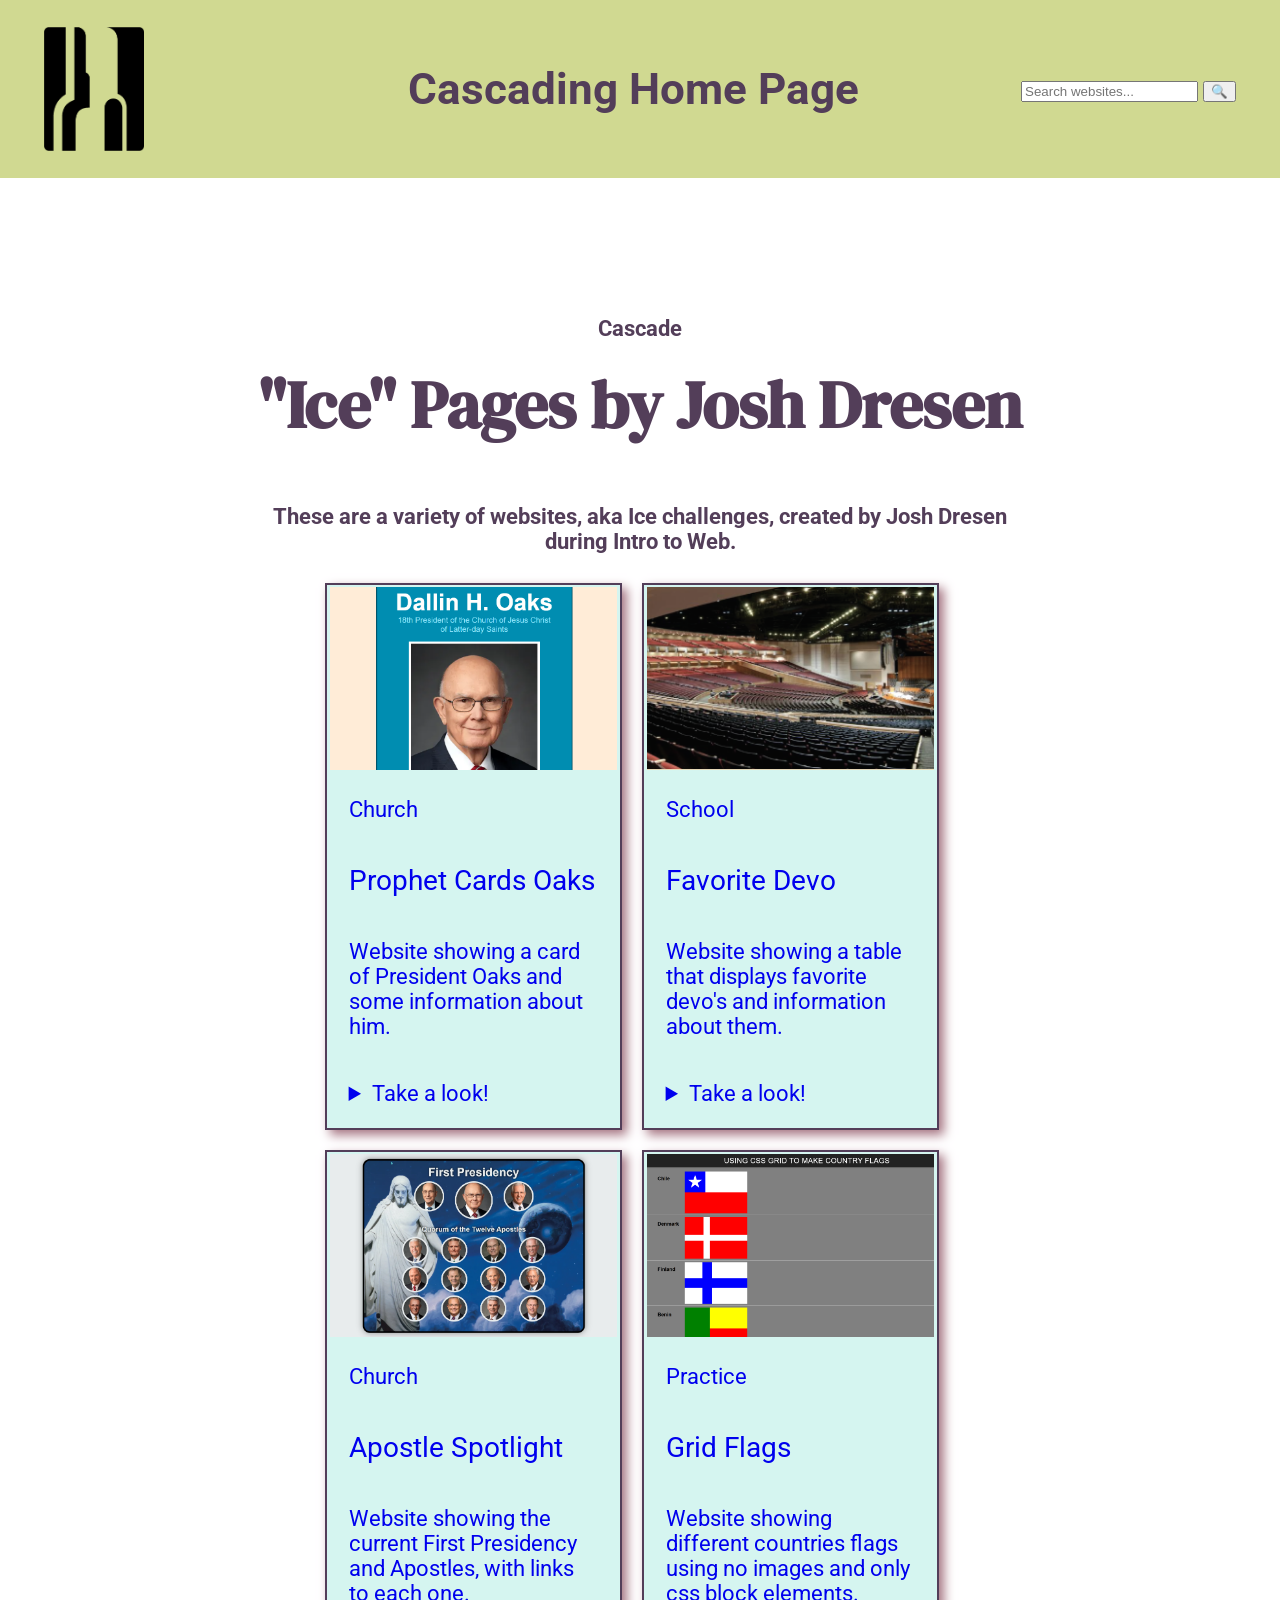
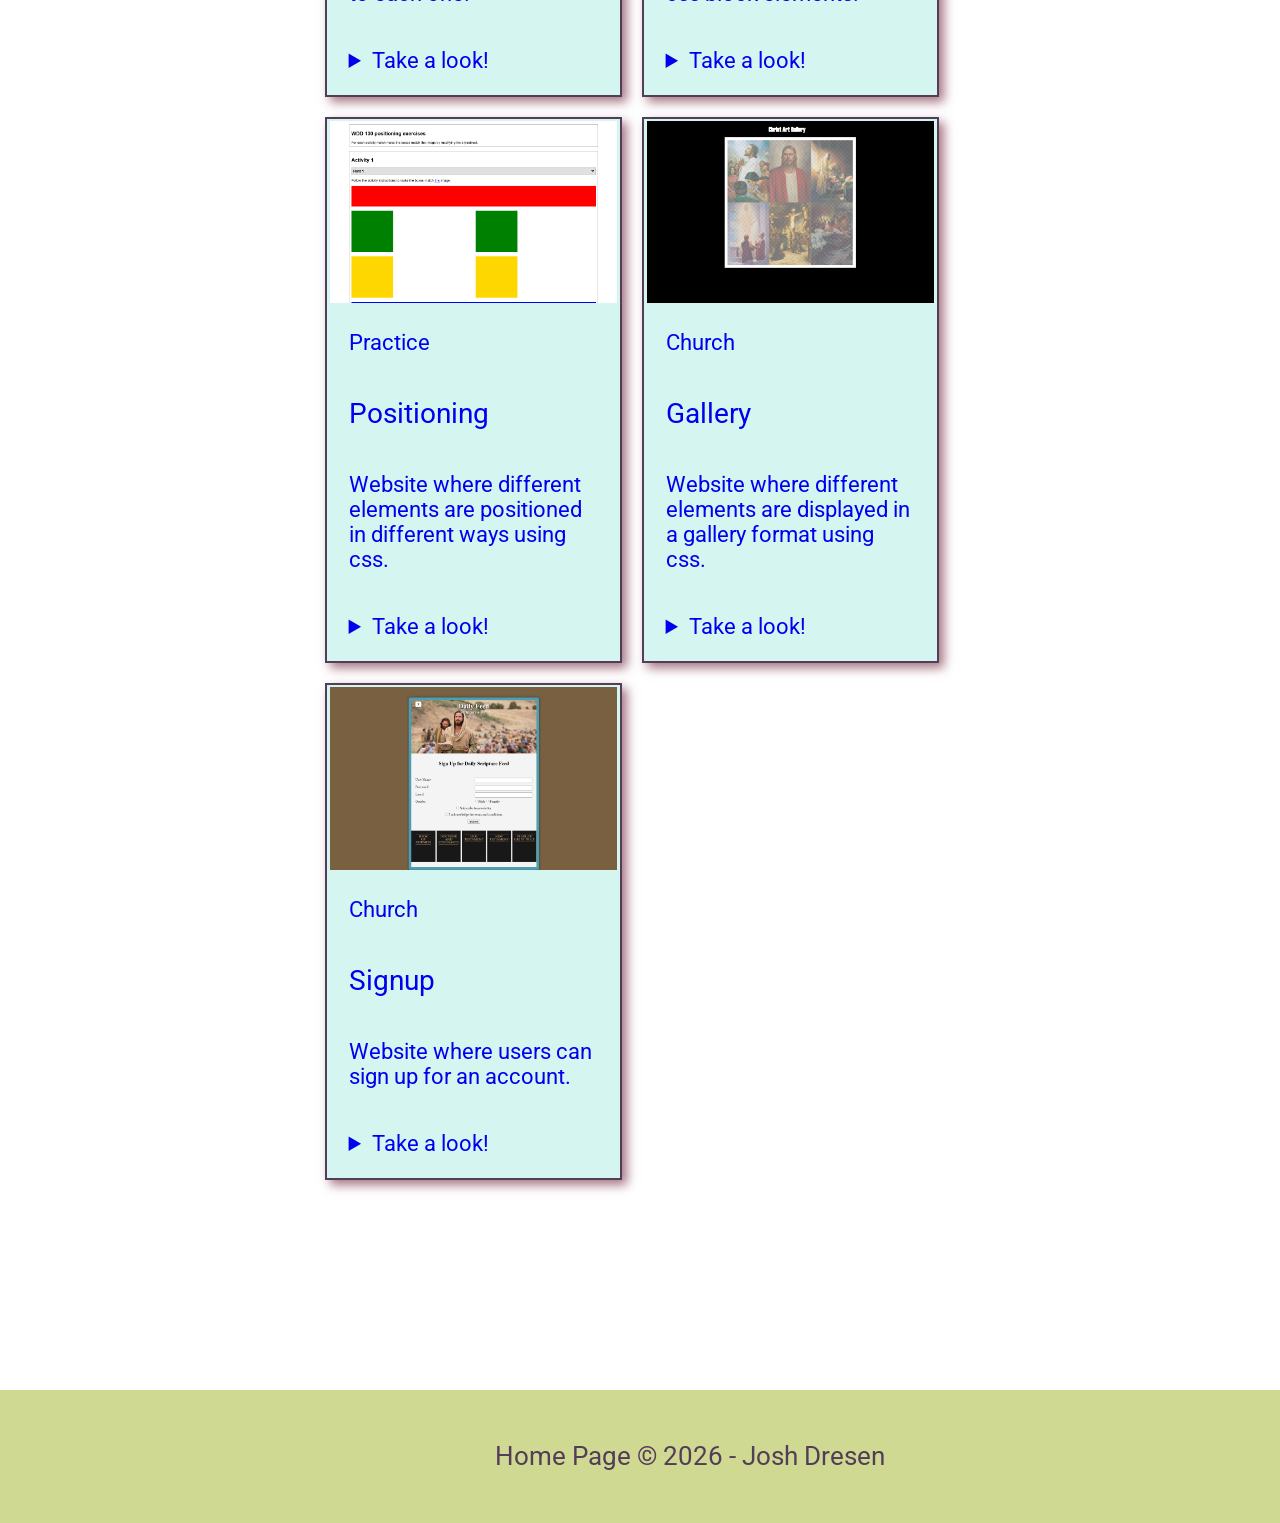
<file: index.html>
<!DOCTYPE html>
<html lang="en">
<head>
    <link rel="stylesheet" href="style.css">
    <meta charset="UTF-8">
    <meta name="viewport" content="width=device-width, initial-scale=1.0">
    <title>Josh Homepage</title>
</head>
<body>
    <div id="content">
        <header id="header-top">
            <a id="logo_link" href="index.html">
                <img class="logo" src="images/image1.png" alt="Home Page Logo">
            </a>
            <h1>Cascading Home Page</h1>
            <form class="header-search" onsubmit="return false;">
                <input
                    type="text"
                    id="searchInput"
                    placeholder="Search websites..."
                    aria-label="Search websites"
                >
                <button type="button" onclick="searchWebsites()">🔍</button>
            </form>
        </header>
        <div id="hero">
            <section id="hero-msg">
                <h2>Cascade</h2>
                <h1 class="home-title">"Ice" Pages by Josh Dresen</h1>
                <h2>These are a variety of websites, aka Ice challenges, created by Josh Dresen during Intro to Web.</h2>
            </section>
        </div>
        <main>

            <a class="website-card" data-name="prophet cards oaks church" href="ice/prophet_cards/oaks.html" target="_blank">
                <table>
                    <tr>
                        <th>
                            <img src="images/oaks-image-home.png" alt="Prophet Cards Web">
                        </th>
                    </tr>
                    <tr>
                        <td>Church</td>
                    </tr>
                    <tr>
                        <td class="web-title">Prophet Cards Oaks</td>
                    </tr>
                    <tr>
                        <td>Website showing a card of President Oaks and some information about him. </td>
                    </tr>
                    <tr>
                        <td>
                            <details>
                                <summary>Take a look!</summary>
                            </details>
                        </td>
                    </tr>
                </table>
            </a>

            <a class="website-card" data-name="favorite devo school" href="ice/favorite_devo/favdevo.html" target="_blank">
                <table>
                    <tr>
                        <th>
                            <img src="images/icenter copy.png" alt="Favorite Devo Web">
                        </th>
                    </tr>
                    <tr>
                        <td>School</td>
                    </tr>
                    <tr>
                        <td class="web-title">Favorite Devo</td>
                    </tr>
                    <tr>
                        <td>Website showing a table that displays favorite devo's and information about them.</td>
                    </tr>
                    <tr>
                        <td>
                            <details>
                                <summary>Take a look!</summary>
                            </details>
                        </td>
                    </tr>
                </table>
            </a>

            <a class="website-card" data-name="apostle spotlight church" href="ice/apostle_spotlight/apostles.html" target="_blank">
                <table>
                    <tr>
                        <th>
                            <img src="images/Screenshot 2026-10-24 152632.png" alt="Apostle Spotlight Web">
                        </th>
                    </tr>
                    <tr>
                        <td>Church</td>
                    </tr>
                    <tr>
                        <td class="web-title">Apostle Spotlight</td>
                    </tr>
                    <tr>
                        <td>Website showing the current First Presidency and Apostles, with links to each one.</td>
                    </tr>
                    <tr>
                        <td>
                            <details>
                                <summary>Take a look!</summary>
                            </details>
                        </td>
                    </tr>
                </table>
            </a>

            <a class="website-card" data-name="grid flags flag website practice" href="ice/grid_flags/flags.html" target="_blank">
                <table>
                    <tr>
                        <th>
                            <img src="images/Screenshot 2026-10-31 141211.png" alt="Flag Website">
                        </th>
                    </tr>
                    <tr>
                        <td>Practice</td>
                    </tr>
                    <tr>
                        <td class="web-title">Grid Flags</td>
                    </tr>
                    <tr>
                        <td>Website showing different countries flags using no images and only css block elements.</td>
                    </tr>
                    <tr>
                        <td>
                            <details>
                                <summary>Take a look!</summary>
                            </details>
                        </td>
                    </tr>
                </table>
            </a>

            <a class="website-card" data-name="positioning practice" href="ice/positioning/positioning.html" target="_blank">
                <table>
                    <tr>
                        <th>
                            <img src="images/Screenshot 2026-10-31 143051.png" alt="Positioning Website">
                        </th>
                    </tr>
                    <tr>
                        <td>Practice</td>
                    </tr>
                    <tr>
                        <td class="web-title">Positioning</td>
                    </tr>
                    <tr>
                        <td>Website where different elements are positioned in different ways using css.</td>
                    </tr>
                    <tr>
                        <td>
                            <details>
                                <summary>Take a look!</summary>
                            </details>
                        </td>
                    </tr>
                </table>
            </a>

            <a class="website-card" data-name="gallery church" href="ice/gallery/gallery.html" target="_blank">
                <table>
                    <tr>
                        <th>
                            <img src="images/Screenshot 2026-11-06 154408.png" alt="Gallery Website">
                        </th>
                    </tr>
                    <tr>
                        <td>Church</td>
                    </tr>
                    <tr>
                        <td class="web-title">Gallery</td>
                    </tr>
                    <tr>
                        <td>Website where different elements are displayed in a gallery format using css.</td>
                    </tr>
                    <tr>
                        <td>
                            <details>
                                <summary>Take a look!</summary>
                            </details>
                        </td>
                    </tr>
                </table>
            </a>

            <a class="website-card" data-name="signup church" href="ice/signup/signup.html" target="_blank">
                <table>
                    <tr>
                        <th>
                            <img src="images/Screenshot 2026-11-06 154429.png" alt="Signup Website">
                        </th>
                    </tr>
                    <tr>
                        <td>Church</td>
                    </tr>
                    <tr>
                        <td class="web-title">Signup</td>
                    </tr>
                    <tr>
                        <td>Website where users can sign up for an account.</td>
                    </tr>
                    <tr>
                        <td>
                            <details>
                                <summary>Take a look!</summary>
                            </details>
                        </td>
                    </tr>
                </table>
            </a>

        </main>
        <footer>
        <p>Home Page &copy; 2026 - Josh Dresen</p>
        </footer>
    </div>
    <script>
        function searchWebsites() {
            // Get what the user typed
            let input = document.getElementById("searchInput").value.toLowerCase();

            // Get all website links
            let websites = document.querySelectorAll(".website-card");

            // Check each website
            websites.forEach(function(website) {
                let name = website.getAttribute("data-name").toLowerCase();

                // Show or hide based on search
                if (name.includes(input)) {
                    website.style.display = "";
                } else {
                    website.style.display = "none";
                }
            });
        }

        // Search automatically as the user types
        document.getElementById("searchInput").addEventListener("input", searchWebsites);
    </script>
</body>
</html>
</file>
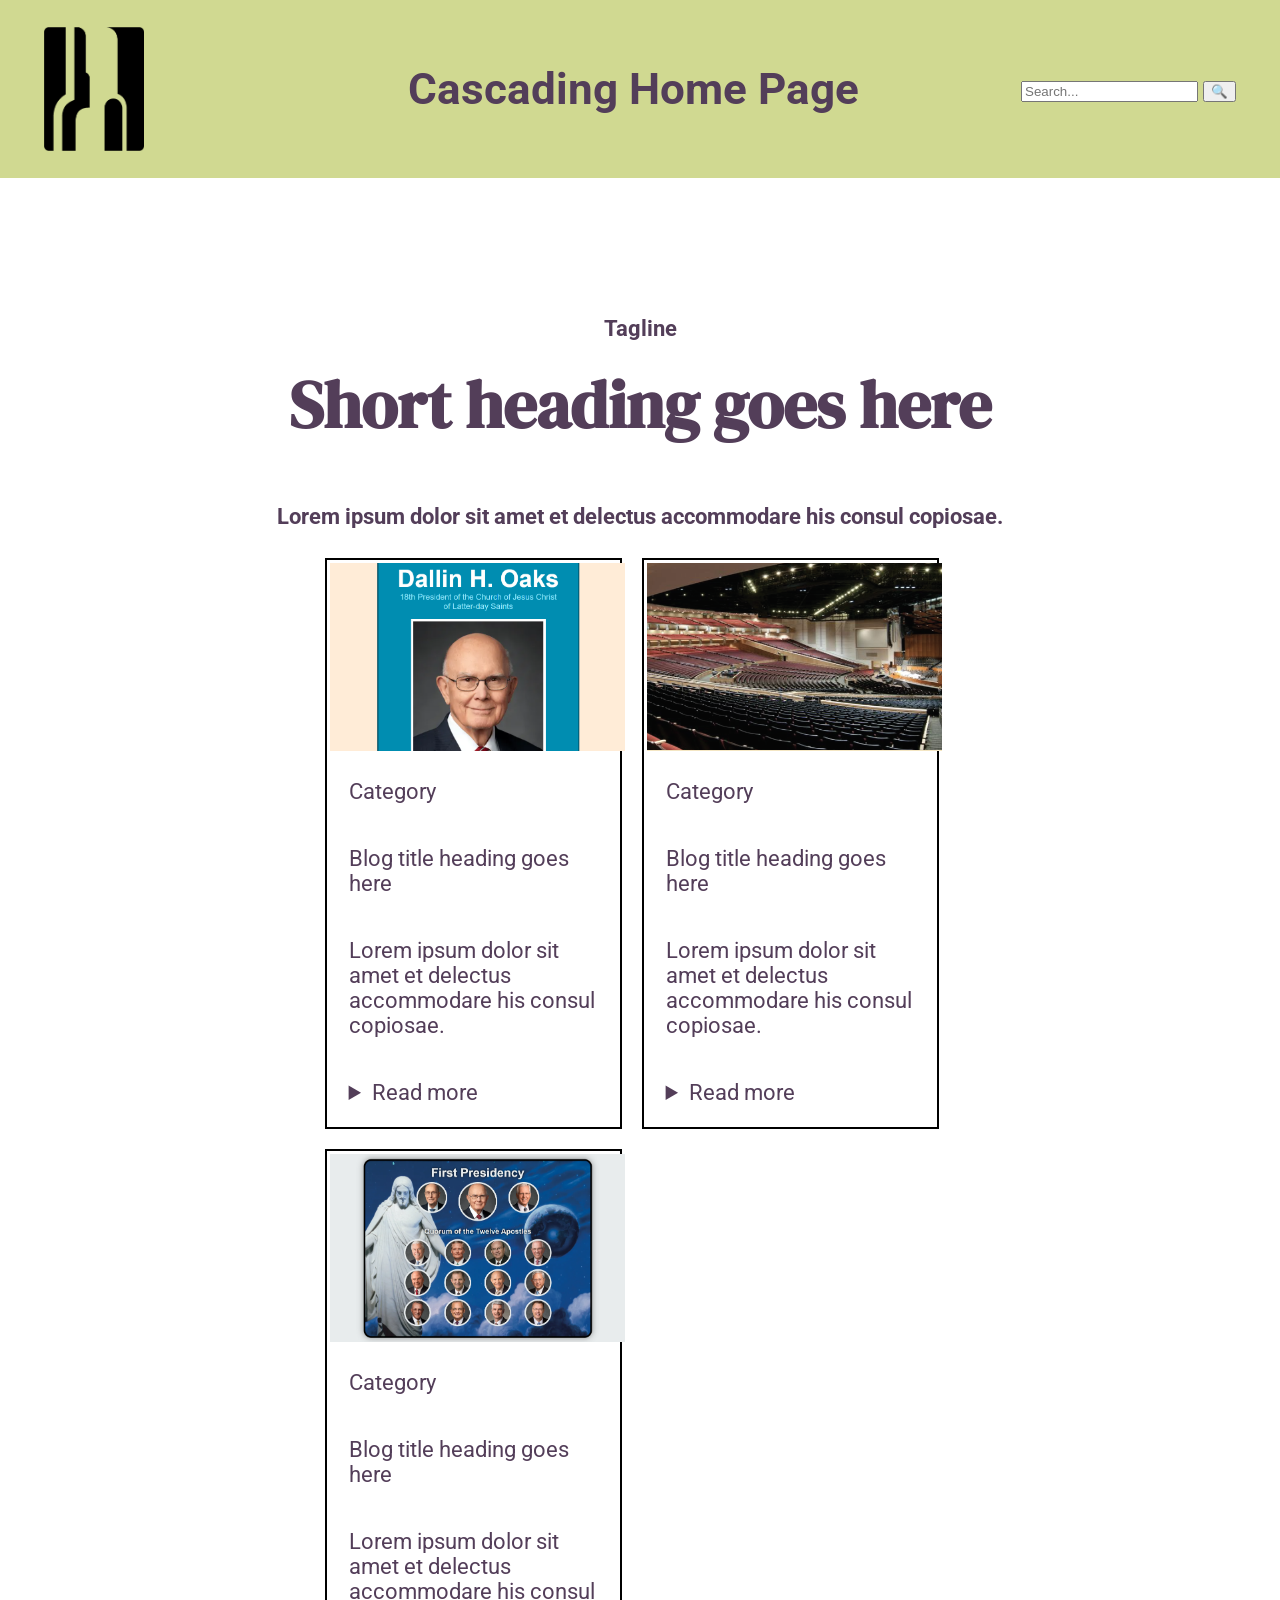
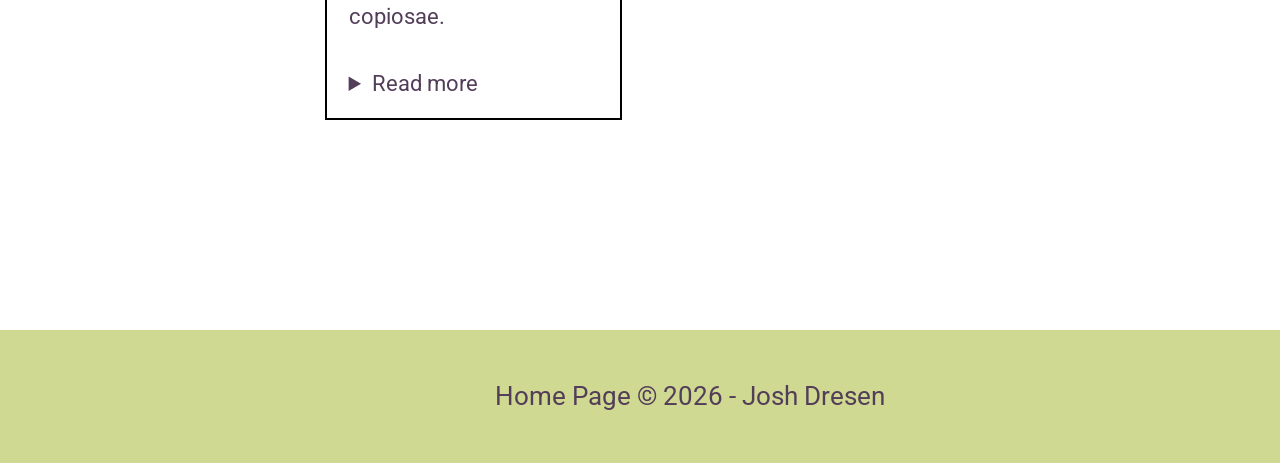
<file: home_page/index.html>
<!DOCTYPE html>
<html lang="en">
<head>
    <link rel="stylesheet" href="style.css">
    <meta charset="UTF-8">
    <meta name="viewport" content="width=device-width, initial-scale=1.0">
    <title>Josh Homepage</title>
</head>
<body>
    <div id="content">
        <header id="header-top">
            <a id="logo_link" href="index.html">
                <img class="logo" src="images/image1.png" alt="Home Page Logo">
            </a>
            <h1>Cascading Home Page</h1>
            <form action="/search" method="get" class="header-search">
                <input type="text" name="q" placeholder="Search..." aria-label="Search">
                <button type="submit">🔍</button>
            </form> 
        </header>
        <div id="hero">
            <section id="hero-msg">
                <h2>Tagline</h2>
                <h1 class="home-title">Short heading goes here</h1>
                <h2>Lorem ipsum dolor sit amet et delectus accommodare his consul copiosae.</h2>
            </section>
        </div>
        <main>
            <table>
                <tr>
                    <th>
                        <img src="images/oaks-image-home.png" alt="Prophet Cards Web">
                    </th>
                </tr>
                <tr>
                    <td>Category</td>
                </tr>
                <tr>
                    <td>Blog title heading goes here</td>
                </tr>
                <tr>
                    <td>Lorem ipsum dolor sit amet et delectus accommodare his consul copiosae.</td>
                </tr>
                <tr>
                    <td>
                        <details>
                            <summary>Read more</summary>
                            <p>
                                This is the hidden text that appears only after clicking "Read more". You can add as many paragraphs, images, or links here as you like!
                            </p>
                        </details>
                    </td>
                </tr>
            </table>
                        <table>
                <tr>
                    <th>
                        <img src="images/icenter copy.png" alt="Favorite Devo Web">
                    </th>
                </tr>
                <tr>
                    <td>Category</td>
                </tr>
                <tr>
                    <td>Blog title heading goes here</td>
                </tr>
                <tr>
                    <td>Lorem ipsum dolor sit amet et delectus accommodare his consul copiosae.</td>
                </tr>
                <tr>
                    <td>
                        <details>
                            <summary>Read more</summary>
                            <p>
                                This is the hidden text that appears only after clicking "Read more". You can add as many paragraphs, images, or links here as you like!
                            </p>
                        </details>
                    </td>
                </tr>
            </table>
                        <table>
                <tr>
                    <th>
                        <img src="images/Screenshot 2026-10-24 152632.png" alt="Apostle Spotlight Web">
                    </th>
                </tr>
                <tr>
                    <td>Category</td>
                </tr>
                <tr>
                    <td>Blog title heading goes here</td>
                </tr>
                <tr>
                    <td>Lorem ipsum dolor sit amet et delectus accommodare his consul copiosae.</td>
                </tr>
                <tr>
                    <td>
                        <details>
                            <summary>Read more</summary>
                            <p>
                                This is the hidden text that appears only after clicking "Read more". You can add as many paragraphs, images, or links here as you like!
                            </p>
                        </details>
                    </td>
                </tr>
            </table>
        </main>
        <footer>
        <p>Home Page &copy; 2026 - Josh Dresen</p>
        </footer>
    </div>
</body>
</html>
</file>
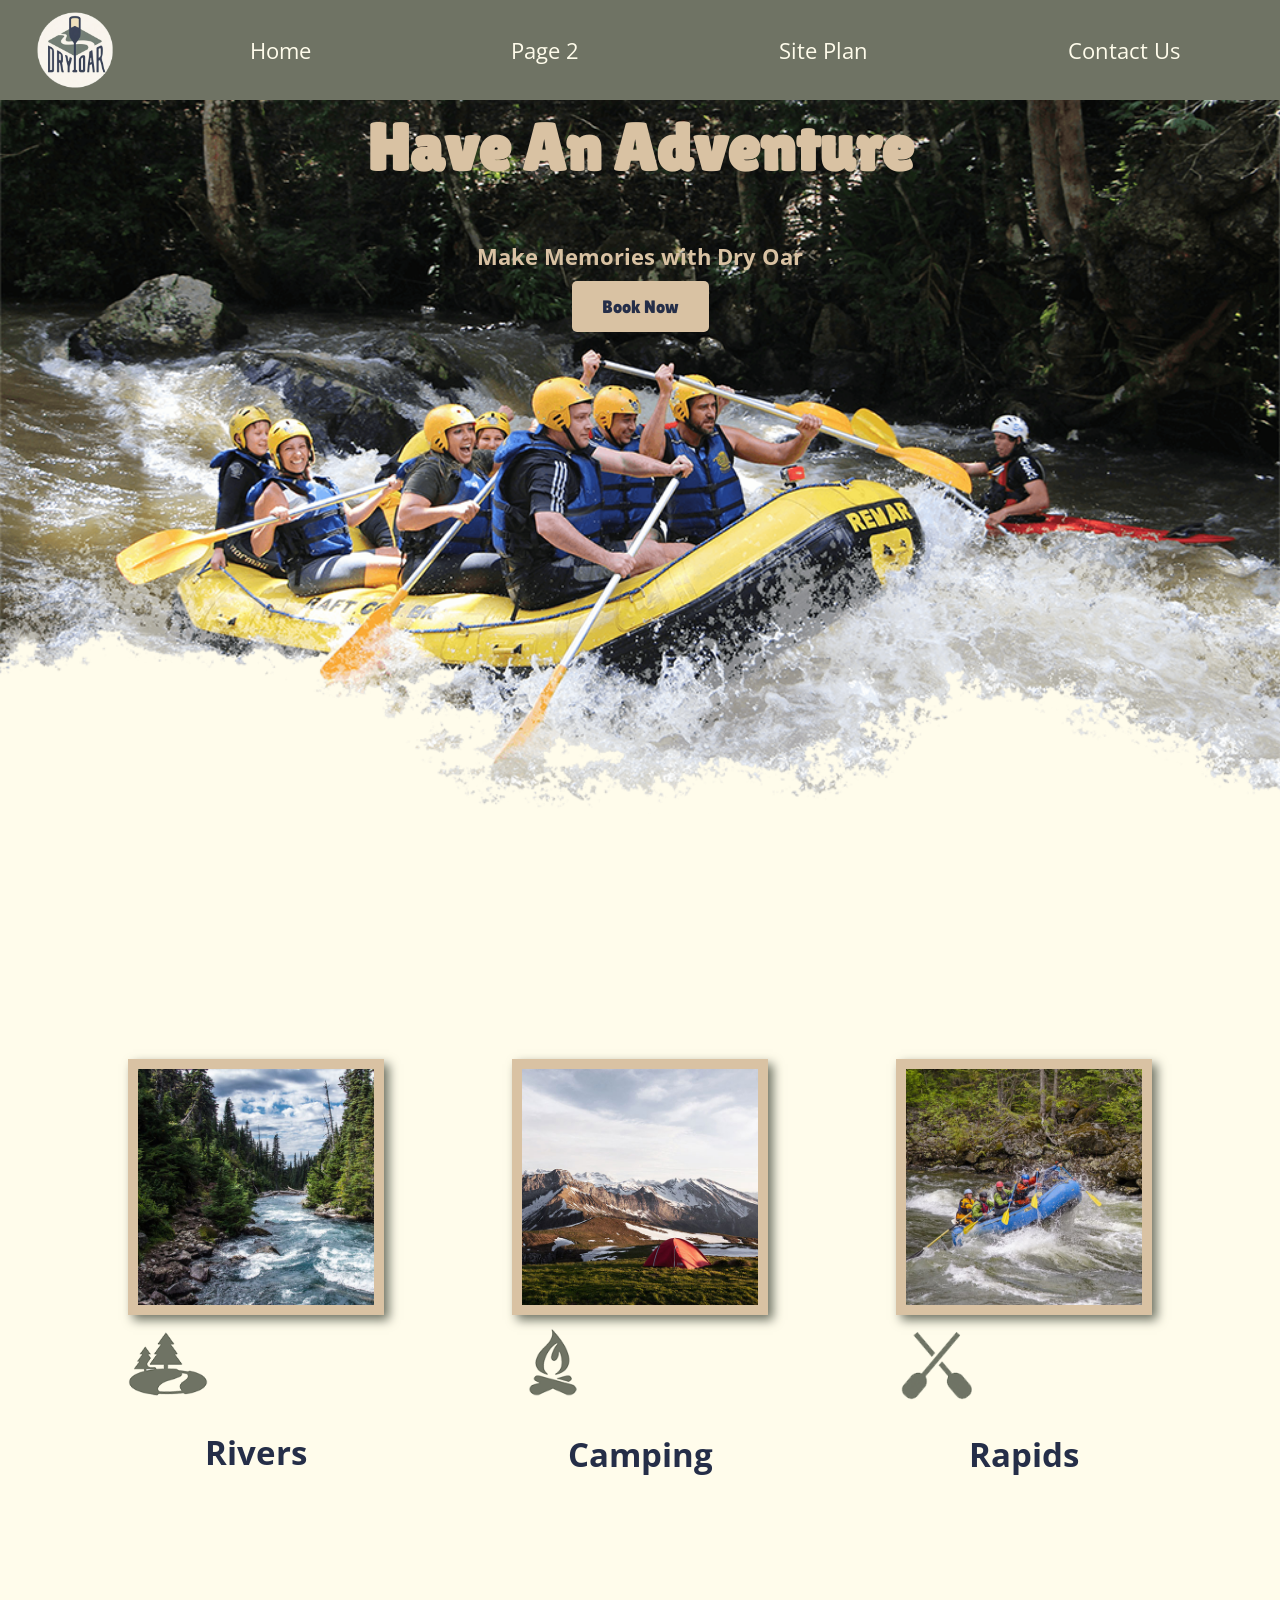
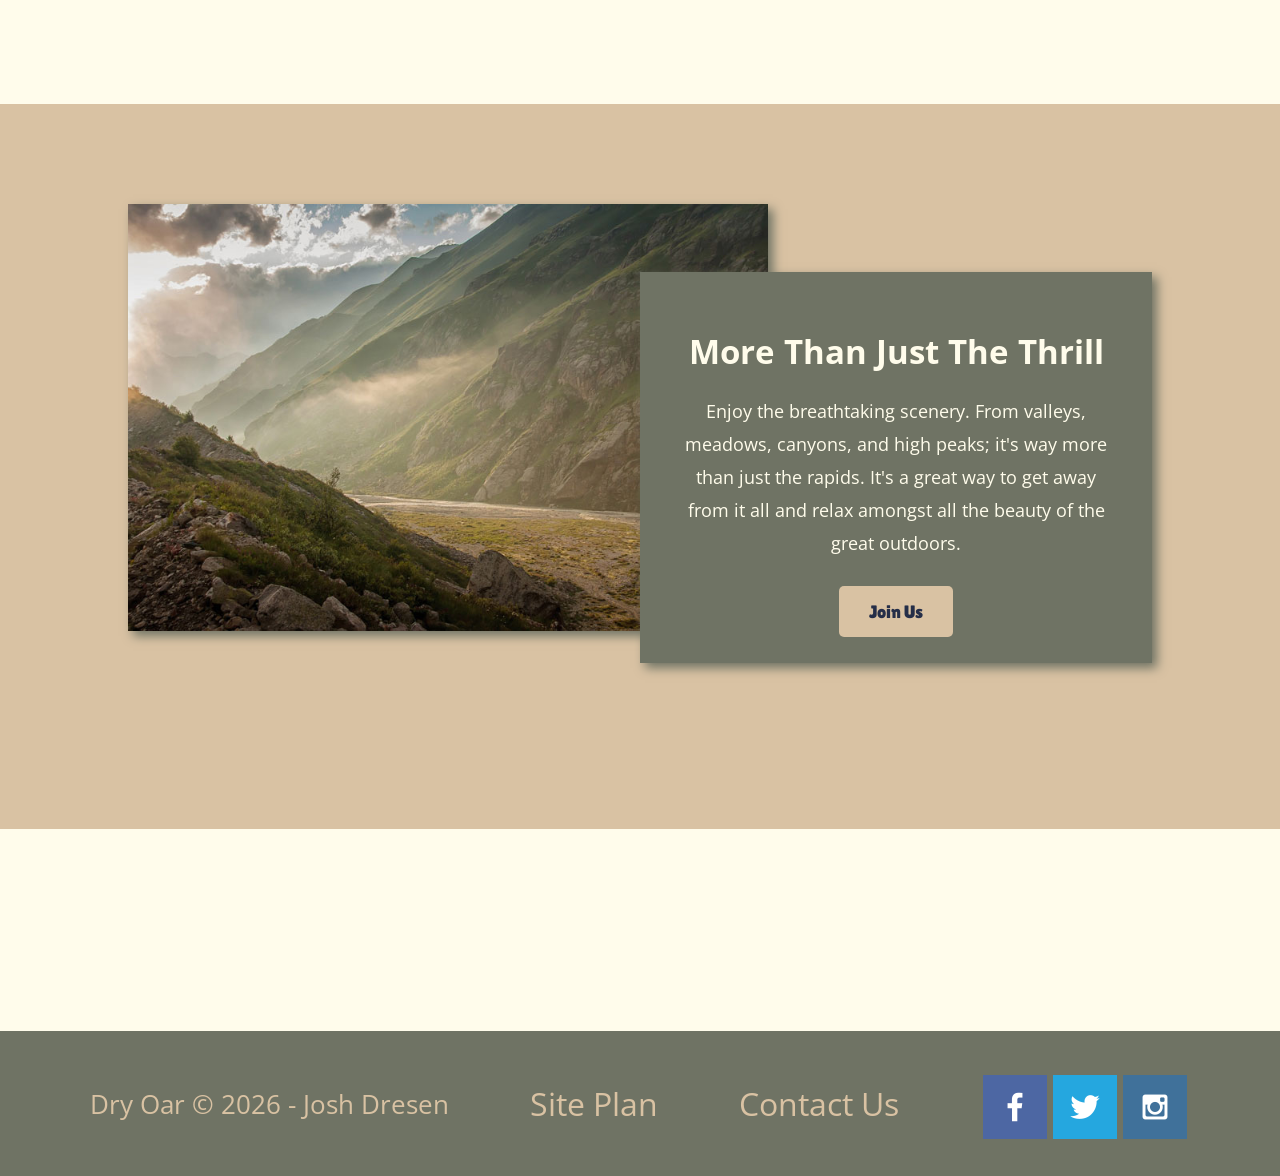
<file: white-water-rafting/index.html>
<!DOCTYPE html>
<html lang="en">
<head>
    <link rel="stylesheet" href="styles/style.css">
    <meta charset="UTF-8">
    <meta name="viewport" content="width=device-width, initial-scale=1.0">
    <title>Whitewater Rafting Vacations | Dry Oar Boating | Home</title>
</head>
<body>
    <div id="content">
        <header id="header-top">
            <a id="logo_link" href="index.html">
                <img class="logo" src="images/new-logo-1.png" alt="Dry Oar Logo">
            </a>
            <nav>
                <a href="index.html">Home</a>
                <a href="#">Page 2</a>
                <a href="site-plan-rafting.html">Site Plan</a>
                <a href="contactus.html">Contact Us</a>
            </nav>
        </header>
        <div id="hero">
            <div id="hero-box">
                <img id="hero-img" src="images/hero.png" alt="People enjoying white water rafting">
            </div>
            <section id="hero-msg">
                <h1 class="home-title">Have An Adventure</h1>
                <h2>Make Memories with Dry Oar</h2>
                <div class='button-box'>
                    <a class='book' href="contactus.html">Book Now</a>
                </div>
            </section>
        </div>
        <main class="home-grid">
            <section class="rivers-card">
            <img class="card-img" src="images/rivers.jpg" alt="river in forest">
            <img class="icon" src="images/river_icon.png" alt="river icon">
            <h2>Rivers</h2>
            </section>
            <section class="camping-card">
                <img class="card-img" src="images/camping.jpg" alt="tent in mountains">
                <img class="icon" src="images/fire_icon.png" alt="fire icon">
                <h2>Camping</h2>
            </section>
            <section class="rapids-card">
                <img class="card-img" src="images/rapids.jpg" alt="rafting boat">
                <img class="icon" src="images/oars.png" alt="oars icon">
                <h2>Rapids</h2>
            </section>
            <div id="background"></div>
            <img class="mountains" src="images/mountains.jpg" alt="Misty mountains">
            <section class="msg">
                <h2>More Than Just The Thrill</h2>
                <p>Enjoy the breathtaking scenery. From valleys, meadows, canyons, and high peaks; it's way more than just the rapids. It's a great way to get away from it all and relax amongst all the beauty of the great outdoors. </p>
                <a class='join' href="rivers.html">Join Us</a>
            </section>
        </main>
        <footer>
        <p>Dry Oar &copy; 2026 - Josh Dresen</p>
        <p><a href="site-plan-rafting.html">Site Plan</a></p>
        <p><a href="contactus.html">Contact Us</a></p>
        <div class="social">
            <a id="facebook-link" href="https://facebook.com" target="_blank">
                <img src="images/facebook.png" alt="fb icon">
            </a>
            <a id="twitter-link" href="https://twitter.com" target="_blank">
                <img src="images/twitter.png" alt="twitter icon">
            </a>
            <a id="instagram-link" href="https://instagram.com" target="_blank">
                <img src="images/instagram.png" alt="instagram icon">
            </a>
        </div>
        </footer>
    </div>
</body>
</html>
</file>
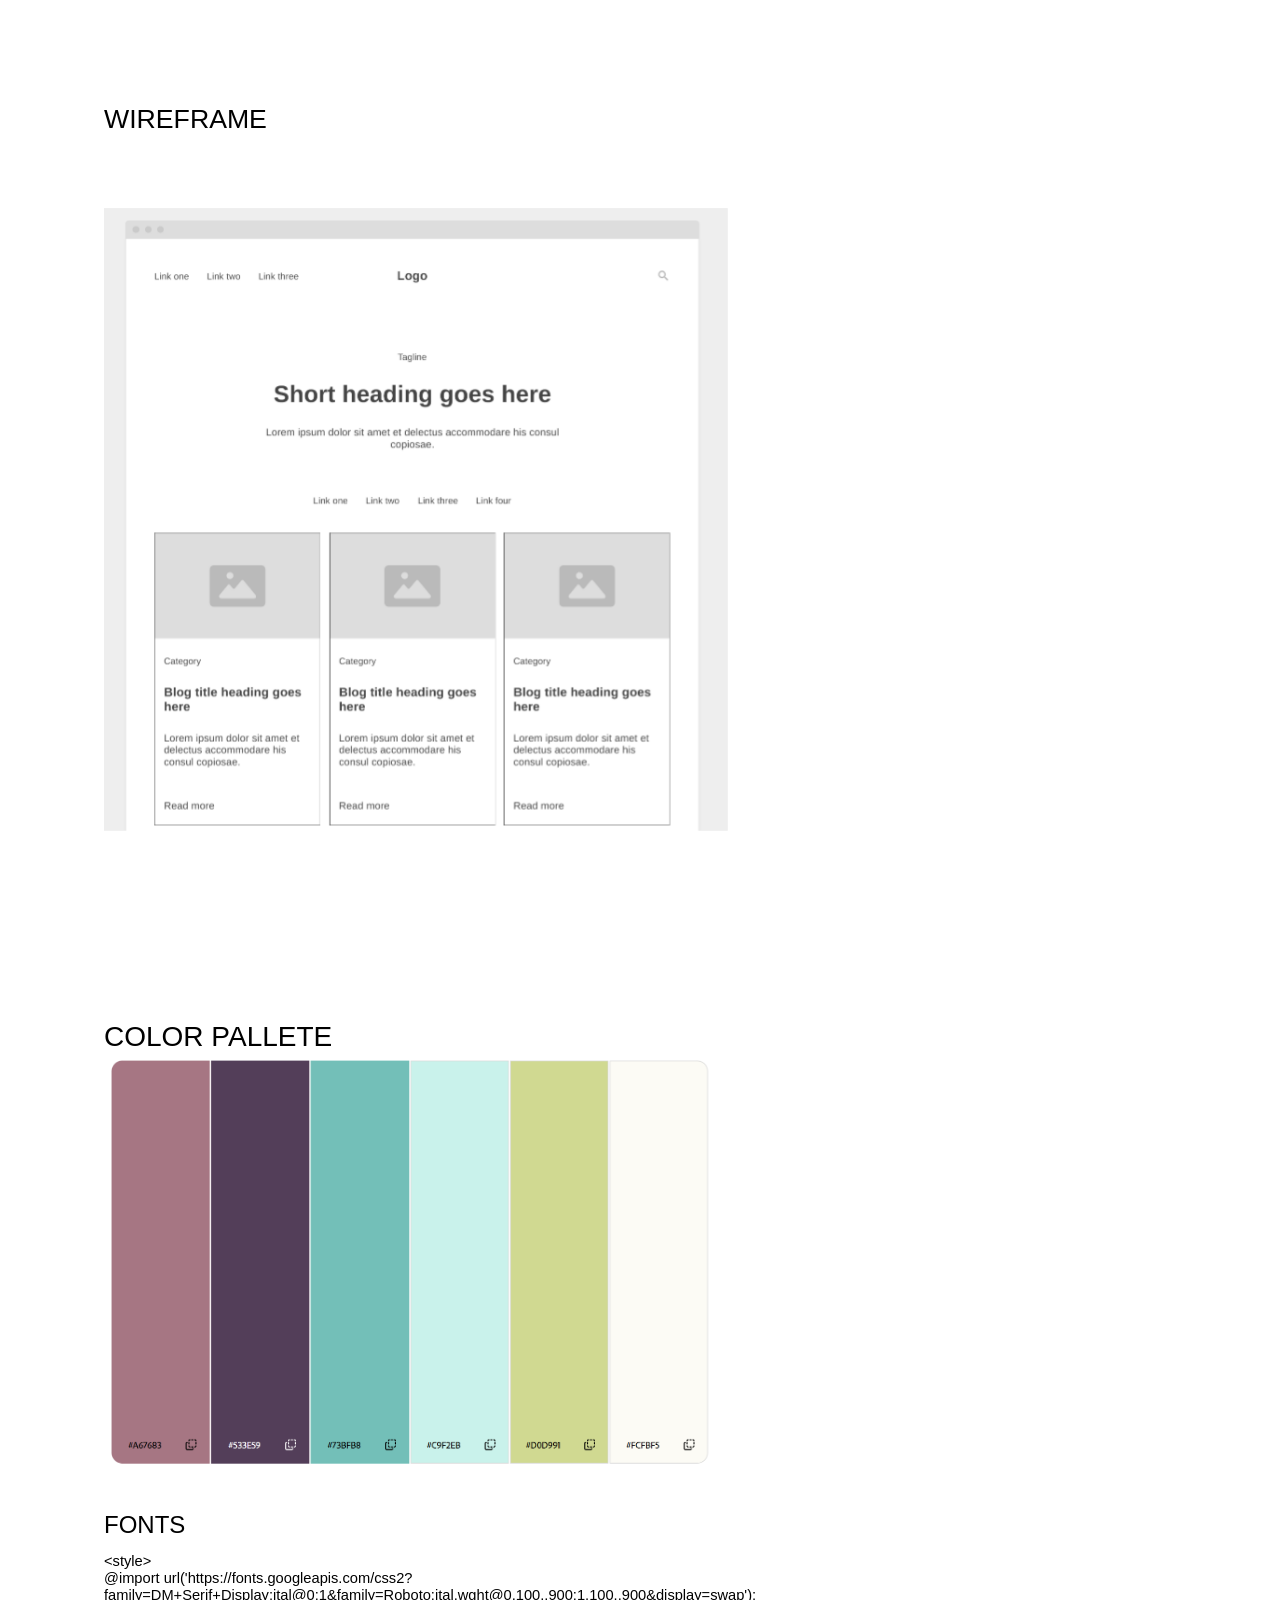
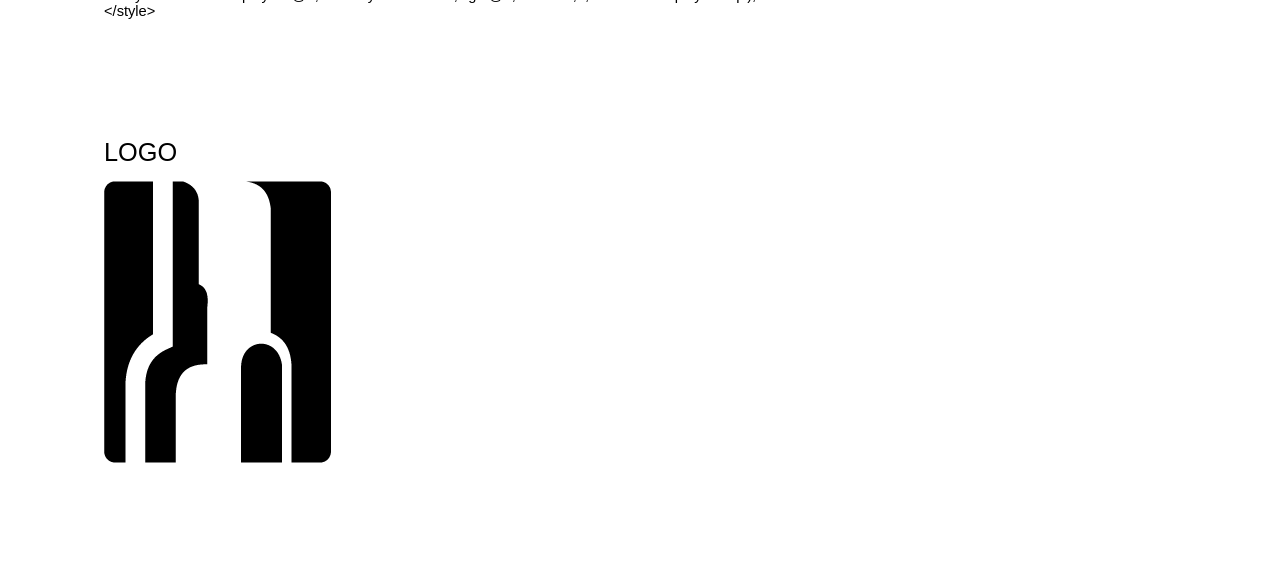
<file: home_page/PORTALPAGE.html>
<html><head><meta content="text/html; charset=UTF-8" http-equiv="content-type"><style type="text/css">ol{margin:0;padding:0}table td,table th{padding:0}.c2{color:#000000;font-weight:400;text-decoration:none;vertical-align:baseline;font-size:19pt;font-family:"Arial";font-style:normal}.c5{color:#000000;font-weight:400;text-decoration:none;vertical-align:baseline;font-size:18pt;font-family:"Arial";font-style:normal}.c6{color:#000000;font-weight:400;text-decoration:none;vertical-align:baseline;font-size:21pt;font-family:"Arial";font-style:normal}.c7{color:#000000;font-weight:400;text-decoration:none;vertical-align:baseline;font-size:20pt;font-family:"Arial";font-style:normal}.c0{color:#000000;font-weight:400;text-decoration:none;vertical-align:baseline;font-size:11pt;font-family:"Arial";font-style:normal}.c1{padding-top:0pt;padding-bottom:0pt;line-height:1.15;orphans:2;widows:2;text-align:left}.c4{background-color:#ffffff;max-width:468pt;padding:72pt 72pt 72pt 72pt}.c3{height:11pt}.title{padding-top:0pt;color:#000000;font-size:26pt;padding-bottom:3pt;font-family:"Arial";line-height:1.15;page-break-after:avoid;orphans:2;widows:2;text-align:left}.subtitle{padding-top:0pt;color:#666666;font-size:15pt;padding-bottom:16pt;font-family:"Arial";line-height:1.15;page-break-after:avoid;orphans:2;widows:2;text-align:left}li{color:#000000;font-size:11pt;font-family:"Arial"}p{margin:0;color:#000000;font-size:11pt;font-family:"Arial"}h1{padding-top:20pt;color:#000000;font-size:20pt;padding-bottom:6pt;font-family:"Arial";line-height:1.15;page-break-after:avoid;orphans:2;widows:2;text-align:left}h2{padding-top:18pt;color:#000000;font-size:16pt;padding-bottom:6pt;font-family:"Arial";line-height:1.15;page-break-after:avoid;orphans:2;widows:2;text-align:left}h3{padding-top:16pt;color:#434343;font-size:14pt;padding-bottom:4pt;font-family:"Arial";line-height:1.15;page-break-after:avoid;orphans:2;widows:2;text-align:left}h4{padding-top:14pt;color:#666666;font-size:12pt;padding-bottom:4pt;font-family:"Arial";line-height:1.15;page-break-after:avoid;orphans:2;widows:2;text-align:left}h5{padding-top:12pt;color:#666666;font-size:11pt;padding-bottom:4pt;font-family:"Arial";line-height:1.15;page-break-after:avoid;orphans:2;widows:2;text-align:left}h6{padding-top:12pt;color:#666666;font-size:11pt;padding-bottom:4pt;font-family:"Arial";line-height:1.15;page-break-after:avoid;font-style:italic;orphans:2;widows:2;text-align:left}</style></head><body class="c4 doc-content"><p class="c1"><span class="c7">WIREFRAME</span></p><p class="c1 c3"><span class="c0"></span></p><p class="c1 c3"><span class="c0"></span></p><p class="c1 c3"><span class="c0"></span></p><p class="c1 c3"><span class="c0"></span></p><p class="c1 c3"><span class="c0"></span></p><p class="c1"><span style="overflow: hidden; display: inline-block; margin: 0.00px 0.00px; border: 0.00px solid #000000; transform: rotate(0.00rad) translateZ(0px); -webkit-transform: rotate(0.00rad) translateZ(0px); width: 624.00px; height: 622.67px;"><img alt="" src="images/image3.png" style="width: 624.00px; height: 622.67px; margin-left: 0.00px; margin-top: 0.00px; transform: rotate(0.00rad) translateZ(0px); -webkit-transform: rotate(0.00rad) translateZ(0px);" title=""></span></p><p class="c1 c3"><span class="c0"></span></p><p class="c1 c3"><span class="c0"></span></p><p class="c1 c3"><span class="c0"></span></p><p class="c1 c3"><span class="c0"></span></p><p class="c1 c3"><span class="c0"></span></p><p class="c1 c3"><span class="c0"></span></p><p class="c1 c3"><span class="c0"></span></p><p class="c1 c3"><span class="c0"></span></p><p class="c1 c3"><span class="c0"></span></p><p class="c1 c3"><span class="c0"></span></p><p class="c1 c3"><span class="c0"></span></p><p class="c1 c3"><span class="c0"></span></p><p class="c1 c3"><span class="c0"></span></p><p class="c1"><span class="c6">COLOR PALLETE</span></p><p class="c1"><span style="overflow: hidden; display: inline-block; margin: 0.00px 0.00px; border: 0.00px solid #000000; transform: rotate(0.00rad) translateZ(0px); -webkit-transform: rotate(0.00rad) translateZ(0px); width: 624.00px; height: 413.33px;"><img alt="" src="images/image2.png" style="width: 624.00px; height: 413.33px; margin-left: 0.00px; margin-top: 0.00px; transform: rotate(0.00rad) translateZ(0px); -webkit-transform: rotate(0.00rad) translateZ(0px);" title=""></span></p><p class="c1 c3"><span class="c0"></span></p><p class="c1 c3"><span class="c0"></span></p><p class="c1 c3"><span class="c0"></span></p><p class="c1"><span class="c5">FONTS</span></p><p class="c1 c3"><span class="c0"></span></p><p class="c1"><span class="c0">&lt;style&gt;</span></p><p class="c1"><span class="c0">@import url(&#39;https://fonts.googleapis.com/css2?family=DM+Serif+Display:ital@0;1&amp;family=Roboto:ital,wght@0,100..900;1,100..900&amp;display=swap&#39;);</span></p><p class="c1"><span class="c0">&lt;/style&gt;</span></p><p class="c1 c3"><span class="c0"></span></p><p class="c1 c3"><span class="c2"></span></p><p class="c1 c3"><span class="c2"></span></p><p class="c1 c3"><span class="c2"></span></p><p class="c1 c3"><span class="c2"></span></p><p class="c1 c3"><span class="c2"></span></p><p class="c1 c3"><span class="c2"></span></p><p class="c1 c3"><span class="c2"></span></p><p class="c1"><span class="c2">LOGO</span></p><p class="c1 c3"><span class="c0"></span></p><p class="c1"><span style="overflow: hidden; display: inline-block; margin: 0.00px 0.00px; border: 0.00px solid #000000; transform: rotate(0.00rad) translateZ(0px); -webkit-transform: rotate(0.00rad) translateZ(0px); width: 227.00px; height: 282.00px;"><img alt="" src="images/image1.png" style="width: 227.00px; height: 282.00px; margin-left: 0.00px; margin-top: 0.00px; transform: rotate(0.00rad) translateZ(0px); -webkit-transform: rotate(0.00rad) translateZ(0px);" title=""></span></p></body></html>
</file>
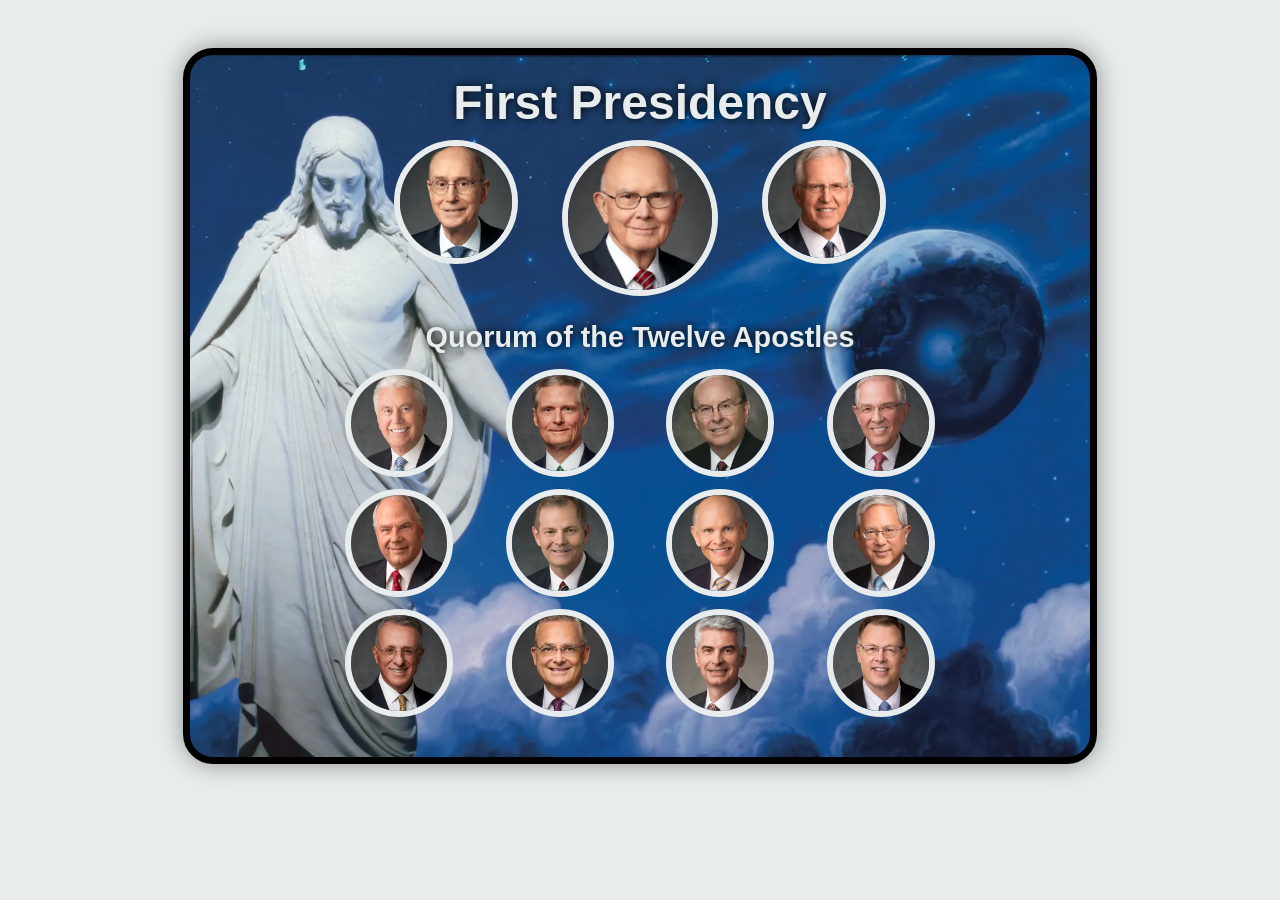
<file: ice/apostle_spotlight/apostles.html>
<!DOCTYPE html>
<html lang="en">
<head>
    <meta charset="UTF-8">
    <meta name="viewport" content="width=device-width, initial-scale=1.0">
    <title>12 Apostles</title>
    <style>
        body {
            background-color: #e8eced;
            color: #e8eced;
            font-family: Arial, sans-serif;
            display: flex;
            justify-content: center;
            padding: 40px 0;
        }
        #card {
            background-image: url(images/christus.webp);
            background-size: cover;
            background-position: center;
            width: 900px;
            border-radius: 30px;
            border: 7px solid black;
            padding: 20px 0 40px 0;
            box-shadow: 0 0 25px rgba(0,0,0,0.4);
            color: white;
            text-shadow: 0 0 8px black;
        }
        .first-presidency {
            display: grid;
            grid-template-columns: repeat(3, 1fr);
            gap: 12px;
            width: 60%;
            margin: 0 auto;
        }
        .quorum-of-twelve {
            display: grid;
            grid-template-columns: repeat(4, 1fr);
            gap: 12px;
            width: 70%;
            margin: 0 auto;

        }
        a {
            text-decoration: 0;
            color:#e8eced;
            font-family: Arial, sans-serif;
        }
        h1 {
            font-size: 3em;
            text-align: center;
            margin-top: 0px;
            margin-bottom: 10px;
        }
        h2 {
            font-size: 1.8em;
            text-align: center;
            margin-top: 25px;
            margin-bottom: 15px;

        }
        img{
            border: 6px solid #e8eced;
            height: 6em;
            width: 6em;
            object-fit: cover;
            border-radius: 50%;
            margin: 0 auto;
            display: block;
        }
        img:hover {
            transition: transform .5s;
            transform: scale(1.1);  
            box-shadow: 0 0 10px black;
        }
        #eyring-image {
            height: 7em;
            width: 7em;
        }

        #oaks-image {
            height: 9em;
            width: 9em;
        }

        #christofferson-image {
            height: 7em;
            width: 7em;
        }

    </style>
</head>
<body>
    <div id="card">
        <a href="https://www.churchofjesuschrist.org/learn/first-presidency?lang=eng">
            <h1>First Presidency</h1>
        </a>
        <div class="first-presidency">
            <a href="https://www.churchofjesuschrist.org/learn/henry-b-eyring?lang=eng">
                <img src="images/eyring.webp" alt="Elder Henry B. Eyring" id="eyring-image">
            </a>
            <a href="https://www.churchofjesuschrist.org/learn/dallin-h-oaks?lang=eng">
                <img src="images/oaks.webp" alt="President Dallin H. Oaks" id="oaks-image">
            </a>
            <a href="https://www.churchofjesuschrist.org/learn/d-todd-christofferson?lang=eng">
                <img src="images/christofferson.webp" alt="Elder D. Todd Christofferson" id="christofferson-image">
            </a>
        </div>
        <a href="https://www.churchofjesuschrist.org/learn/quorum-of-the-twelve-apostles?lang=eng">
            <h2>Quorum of the Twelve Apostles</h2>
        </a>
        <div class="quorum-of-twelve">
            <a href="https://www.churchofjesuschrist.org/learn/dieter-f-uchtdorf?lang=eng">
                <img src="images/uchtdorf.webp" alt="Elder Dieter F. Uchtdorf">
            </a>
            <a href="https://www.churchofjesuschrist.org/learn/david-a-bednar?lang=eng">
                <img src="images/bednar.webp" alt="Elder David A. Bednar">
            </a>
            <a href="https://www.churchofjesuschrist.org/learn/quentin-l-cook?lang=eng">
                <img src="images/cook.webp" alt="Elder Quentin L. Cook">
            </a>
            <a href="https://www.churchofjesuschrist.org/learn/neil-l-andersen?lang=eng">
                <img src="images/anderson.webp" alt="Elder Neil L. Andersen">
            </a>
            <a href="https://www.churchofjesuschrist.org/learn/ronald-a-rasband?lang=eng">
                <img src="images/rasband.webp" alt="Elder Ronald A. Rasband">
            </a>
            <a href="https://www.churchofjesuschrist.org/learn/gary-e-stevenson?lang=eng">
                <img src="images/stevenson.webp" alt="Elder Gary E. Stevenson">
            </a>
            <a href="https://www.churchofjesuschrist.org/learn/dale-g-renlund?lang=eng">
                <img src="images/renlund.webp" alt="Elder Dale G. Renlund">
            </a>
            <a href="https://www.churchofjesuschrist.org/learn/gerrit-w-gong?lang=eng">
                <img src="images/gong.webp" alt="Elder Gerrit W. Gong">
            </a>
            <a href="https://www.churchofjesuschrist.org/learn/ulisses-soares?lang=eng">
                <img src="images/soares.webp" alt="Elder Ulisses Soares">
            </a>
            <a href="https://www.churchofjesuschrist.org/learn/patrick-kearon?lang=eng">
                <img src="images/kearon.webp" alt="Elder Patrick Kearon">
            </a>
            <a href="https://www.churchofjesuschrist.org/learn/gerald-j-causse?lang=eng">
                <img src="images/causse.webp" alt="Gérald Caussé">
            </a>
            <a href="https://www.churchofjesuschrist.org/learn/clark-g-gilbert?lang=eng">
                <img src="images/gilbert.webp" alt="Elder Clark G. Gilbert">
            </a>
        </div>
    </div>
</body>
</html>
</file>
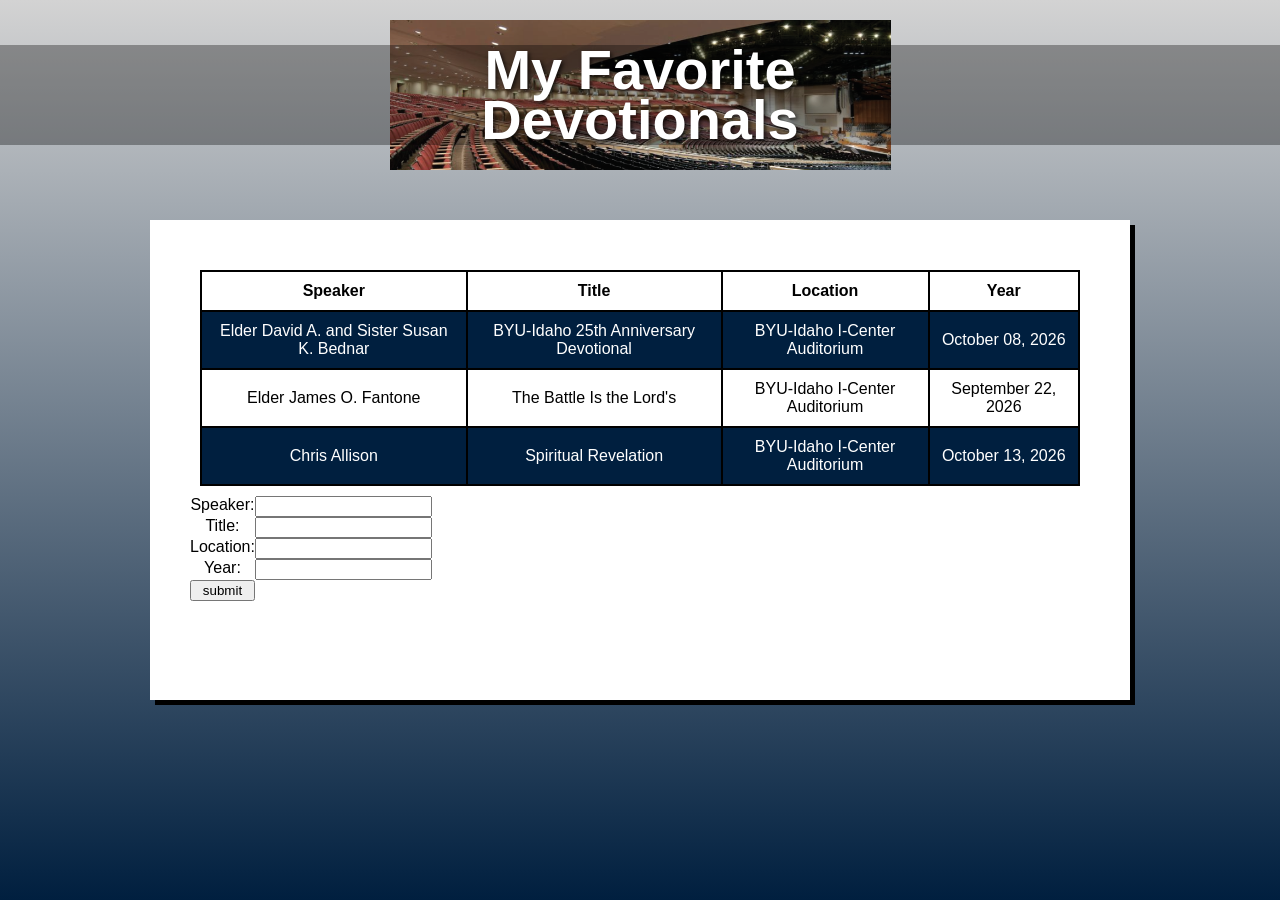
<file: ice/favorite_devo/favdevo.html>
<!DOCTYPE html>
<html lang="en">
<head>
  <meta charset="UTF-8" />
  <meta name="viewport" content="width=device-width, initial-scale=1.0"/>
  <title>My Favorite Devotionals</title>
  <link rel="stylesheet" href="styles/styles.css" />
</head>
<body>
  <div class="container">
    <header class="header">
      <div class="header-image">
        <h1>My Favorite<br>Devotionals</h1>
      </div>
    </header>
    <main>
      <div class="content-box">
        <!-- Add your devotional content here -->
         <table>
          <!-- tr stands for table row -->
          <tr>
            <!-- th stands for table heading-->
            <th>Speaker</th>
            <th>Title</th>
            <th>Location</th>
            <th>Year</th>
          </tr>
          <tr>
            <!-- td stands for Table Data -->
            <td>Elder David A. and Sister Susan K. Bednar</td>
            <td>BYU-Idaho 25th Anniversary Devotional</td>
            <td>BYU-Idaho I-Center Auditorium</td>
            <td>October 08, 2026</td>
          </tr>
          <tr>
            <td>Elder James O. Fantone</td>
            <td>The Battle Is the Lord's</td>
            <td>BYU-Idaho I-Center Auditorium</td>
            <td>September 22, 2026</td>
          </tr>
          <tr>
            <td>Chris Allison</td>
            <td>Spiritual Revelation</td>
            <td>BYU-Idaho I-Center Auditorium</td>
            <td>October 13, 2026</td>
          </tr>
         </table>

         <form>
          <label for="title-name">Speaker: </label>
          <input type="text" id="speaker-name" required>

          <label for="title-name">Title: </label>
          <input type="text" id="title-name">

          <label for="location-name">Location: </label>
          <input type="text" id="location-name">

          <label for="year-name">Year: </label>
          <input type="text" id="year-name">

          <input type="submit" value="submit">
         </form>
      </div>
    </main>
  </div>
</body>
</html>
</file>
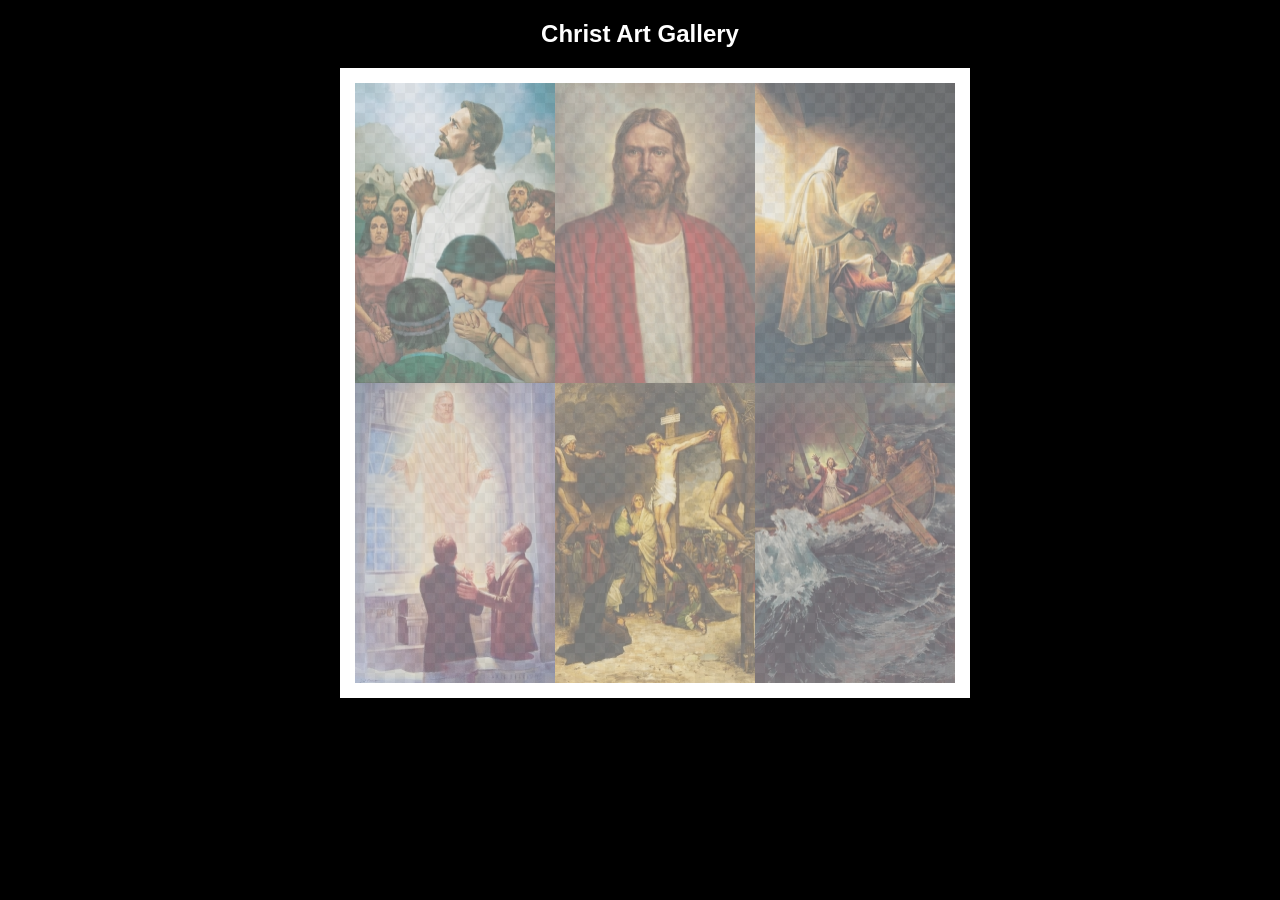
<file: ice/gallery/gallery.html>
<!DOCTYPE html>
<html lang="en">
<head>
    <meta charset="UTF-8">
    <meta name="viewport" content="width=device-width, initial-scale=1.0">
    <title>Images of Christ</title>
    <style>
        body {
            background: black;
        }
        #wrapper{
            width: 600px;
            margin: 0 auto;
        }
        nav {
            color: white;
            text-align: center;
            font-family: Haettenschweiler, 'Arial Narrow Bold', sans-serif;
        }
        #gallery{
            display: grid;
            grid-template-columns: 200px 200px 200px;
            border: 15px solid rgb(255, 255, 255);
            width: 100%;
            background-color: #ddd;
            background-image:
                linear-gradient(45deg, #ccc 26%, transparent 26%), 
                linear-gradient(135deg, #ccc 26%, transparent 26%),
                linear-gradient(45deg, transparent 75%, #ccc 75%),
                linear-gradient(135deg, transparent 75%, #ccc 75%);
            background-size: 20px 20px; /* Must be a square */
            background-position: 0 0, 10px 0, 10px -10px, 0px 10px; 
            
        }
        #gallery a {
            cursor: url('images/christus.png'), pointer;
        }
        #gallery img {
            /* make a thumbnail of the image that is 200x300 
               instead of using width and height here to help the page load faster */
            width: 200px; 
            height: 300px;

            opacity:50%;
            display:block;
        }
        #gallery img:hover{
            opacity: 100%;
        }
    </style>
</head>
<body>
    <div id="wrapper">
        <nav>
            <h1>Christ Art Gallery</h1>
        </nav>
        <main>
            <div id="gallery">
                <a href="images/big/img1.jpg"><img src="images/small/img1.jpg" alt="Christ praying with the Nephites" ></a>
                <a href="images/big/img2.jpg"><img src="images/small/img2.jpg" alt="Jesus the Christ" ></a>
                <a href="images/big/img3.jpg"><img src="images/small/img3.jpg" alt="Jesus Raising the Daughter of Jairus" ></a>
                <a href="images/big/img4.jpg"><img src="images/small/img4.jpg" alt="The Lord Appears in the Kirtland Temple" ></a>
                <a href="images/big/img5.jpg"><img src="images/small/img5.jpg" alt="Crucifixion of Jesus Christ" ></a>
                <a href="images/big/img6.jpg"><img src="images/small/img6.jpg" alt="Jesus Calms the Storm" ></a>
            </div>
        </main>
    </div>
</body>
</html>
</file>
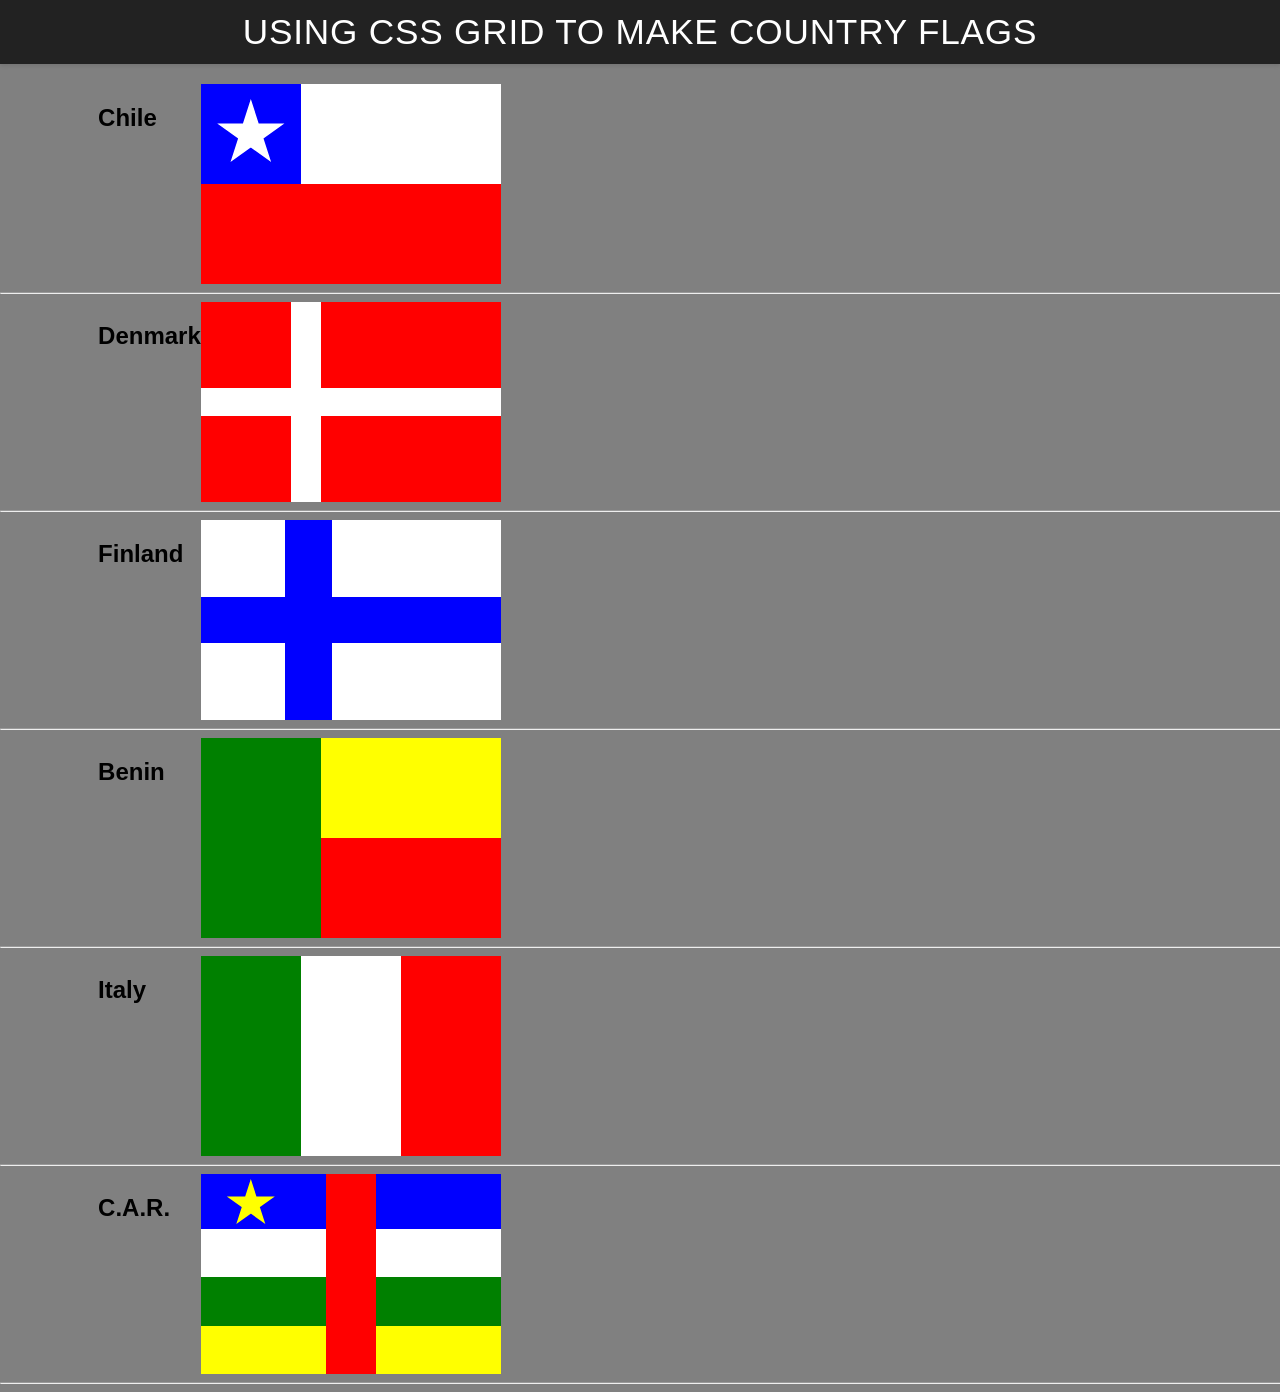
<file: ice/grid_flags/flags.html>
<!DOCTYPE html>
<html lang="en">

<head>
    <meta charset="UTF-8">
    <meta name="viewport" content="width=device-width, initial-scale=1.0">
    <title>Flag</title>
    <style>
        body {
            margin: 0;
            font-family: 'Helvetica Neue', sans-serif;
            background-color: gray;
        }

        header {
            background-color: #222;
            color: #fff;
            padding: 0.75rem 1.5rem;
            display: flex;
            align-items: center;
            justify-content: center;
            font-size: 1.1rem;
            letter-spacing: 0.05rem;
            text-transform: uppercase;
            box-shadow: 0 2px 4px rgba(0, 0, 0, 0.1);
        }

        header h1 {
            margin: 0;
            font-weight: 400;
        }
        main {
            display: grid;
            grid-template-columns: .1fr .1fr 1fr .1fr;
            margin-top: 20px;
        }
        hr {
            width: 100%;
            grid-column: 1 / 5;
        }
        h2 {
            grid-column: 2/3;
        }

        #blue {
            background: blue;
            grid-column: 1 / 2;
            display: grid;
            align-items: center;
            justify-items: center;
        }

        #white {
            background: white;
            grid-column: 2 / 4;
        }

        #red {
            background: red;
            grid-column: 1 / 4;
        }

        #chile {
            display: grid;
            grid-template-columns: 1fr 1fr 1fr;
            grid-template-rows: 1fr 1fr;
            height: 200px;
            width: 300px;
        }

        .star {
            width: 70px;
            aspect-ratio: 1;
            background: white;
            clip-path: polygon(50% 0, 79% 90%, 2% 35%, 98% 35%, 21% 90%);
        }

        #denmark {
            display: grid;
            grid-template-columns: 3fr 1fr 6fr ;
            grid-template-rows: 3fr 1fr 3fr;
            height: 200px;
            width: 300px;
        }

        .red {
            background: red;
        }
        .white {
            background: white;
        }
        .blue {
            background: blue;
        }
        .green {
            background: green;
        }
        .yellow {
            background: yellow;
        }

        #finland {
            display: grid;
            grid-template-columns: 2fr 1.1fr 4fr ;
            grid-template-rows: 2fr 1.21fr 2fr;
            height: 200px;
            width: 300px;
        }

        #benin {
            display: grid;
            grid-template-columns: 1fr 1.5fr;
            grid-template-rows: 1fr 1fr;
            height: 200px;
            width: 300px;
        }

        #italy {
            display: grid;
            grid-template-columns: 1fr 1fr 1fr;
            height: 200px;
            width: 300px;
        }

        #car {
            display: grid;
            grid-template-columns: 5fr 2fr 5fr;
            grid-template-rows: 1fr 1fr 1fr 1fr;
            height: 200px;
            width: 300px;
        }
        #car .star {
            margin-top: 5px;
            margin-right: 25px;
            width: 50px;
            aspect-ratio: 1;
            background: yellow;
            clip-path: polygon(50% 0, 79% 90%, 2% 35%, 98% 35%, 21% 90%);
        }

    </style>
</head>

<body>
    <header>
        <h1>Using CSS Grid to make Country Flags</h1>
    </header>
    <main>
        <h2>Chile</h2>
        <div id="chile">
            <div id="blue">
                <div class="star"></div>
            </div>
            <div id="white"></div>
            <div id="red"></div>
        </div>
        <hr>

        <h2>Denmark</h2>
        <div id="denmark">
            <div class="red"></div>
            <div class="white"></div>
            <div class="red"></div>
            <div class="white"></div>
            <div class="white"></div>
            <div class="white"></div>
            <div class="red"></div>
            <div class="white"></div>
            <div class="red"></div>
        </div>
        <hr>

        <h2>Finland</h2>
        <div id="finland">
            <div class="white"></div>
            <div class="blue"></div>
            <div class="white"></div>
            <div class="blue"></div>
            <div class="blue"></div>
            <div class="blue"></div>
            <div class="white"></div>
            <div class="blue"></div>
            <div class="white"></div>
        </div>
        <hr>

        <h2>Benin</h2>
        <div id="benin">
            <div class="green"></div>
            <div class="yellow"></div>
            <div class="green"></div>
            <div class="red"></div>
        </div>
        <hr>

        <h2>Italy</h2>
        <div id="italy">
            <div class="green"></div>
            <div class="white"></div>
            <div class="red"></div>
        </div>
        <hr>
        <h2>C.A.R.</h2>
        <div id="car">
            <div id="blue">
                <div class="star"></div>
            </div>
            <div class="red"></div>
            <div class="blue"></div>
            <div class="white"></div>
            <div class="red"></div>
            <div class="white"></div>
            <div class="green"></div>
            <div class="red"></div>
            <div class="green"></div>
            <div class="yellow"></div>
            <div class="red"></div>
            <div class="yellow"></div>
        </div>
        <hr>
        
    </main>
</body>

</html>
</file>
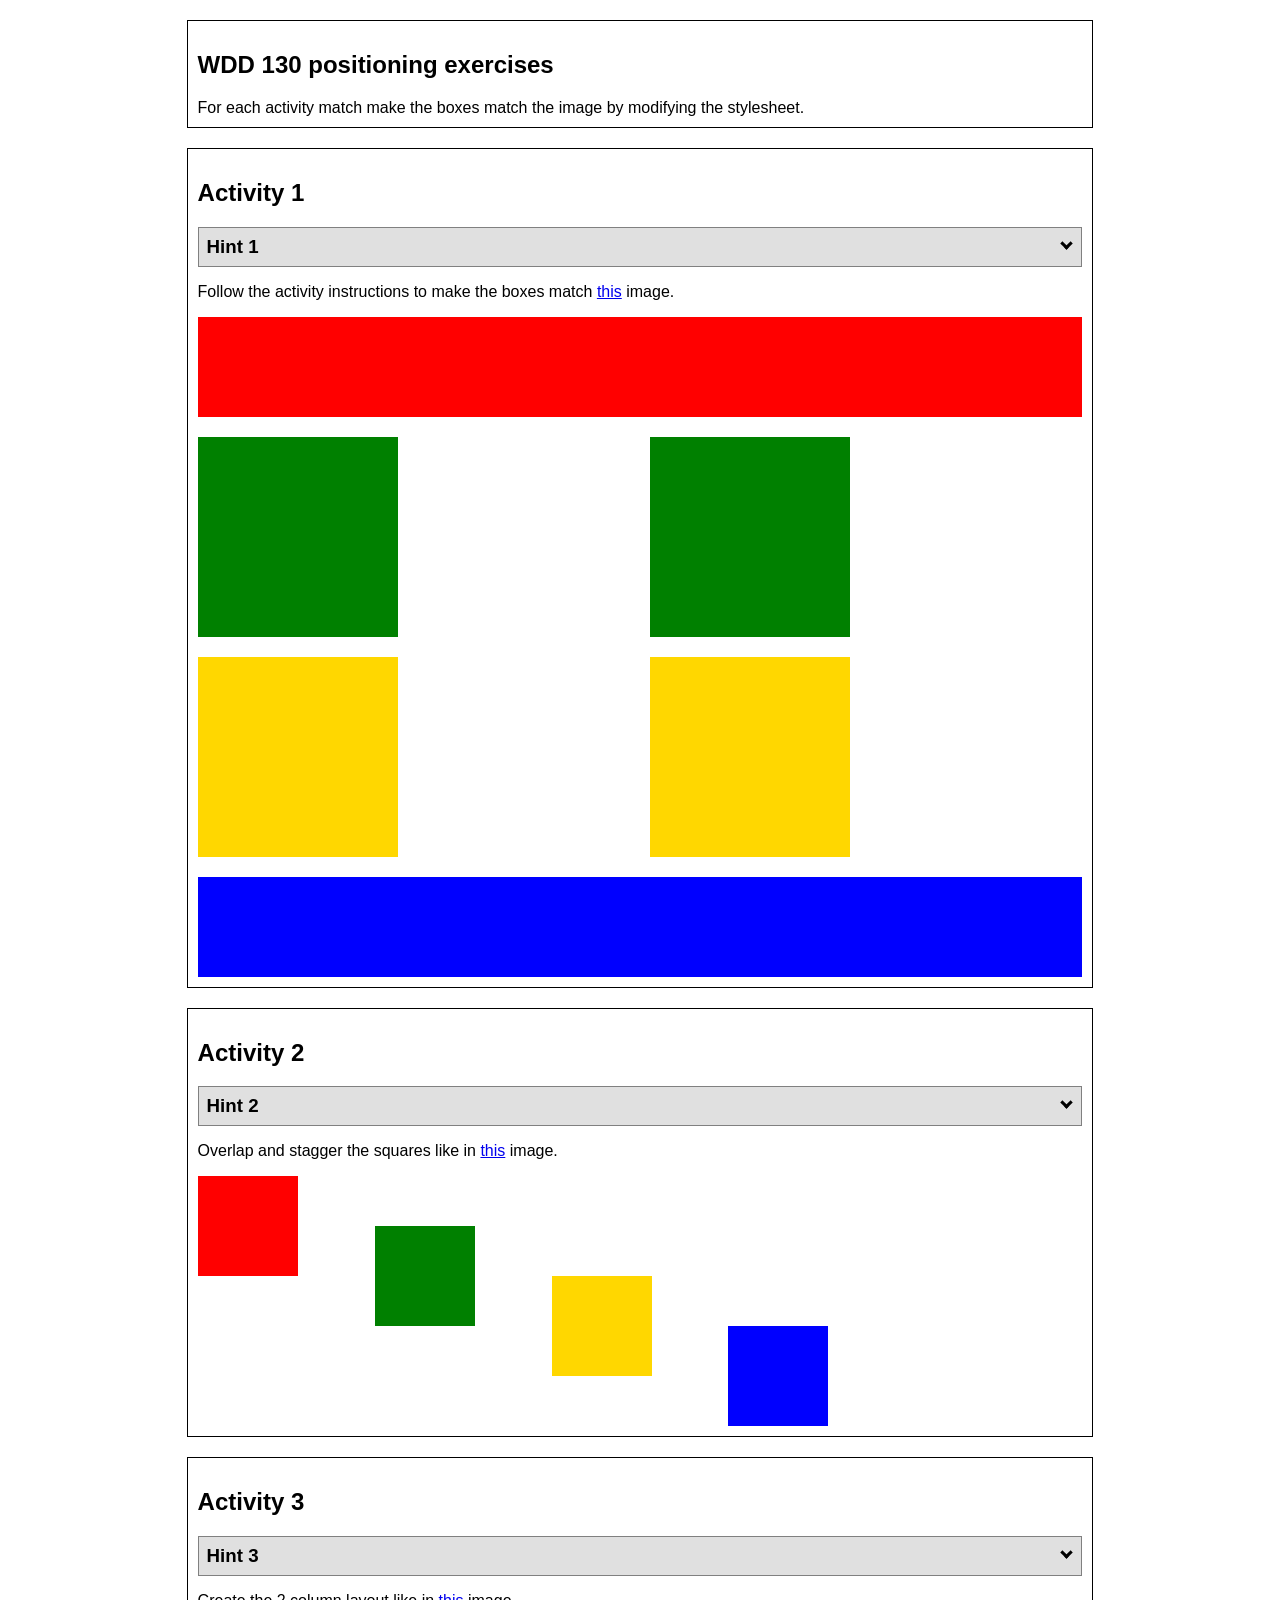
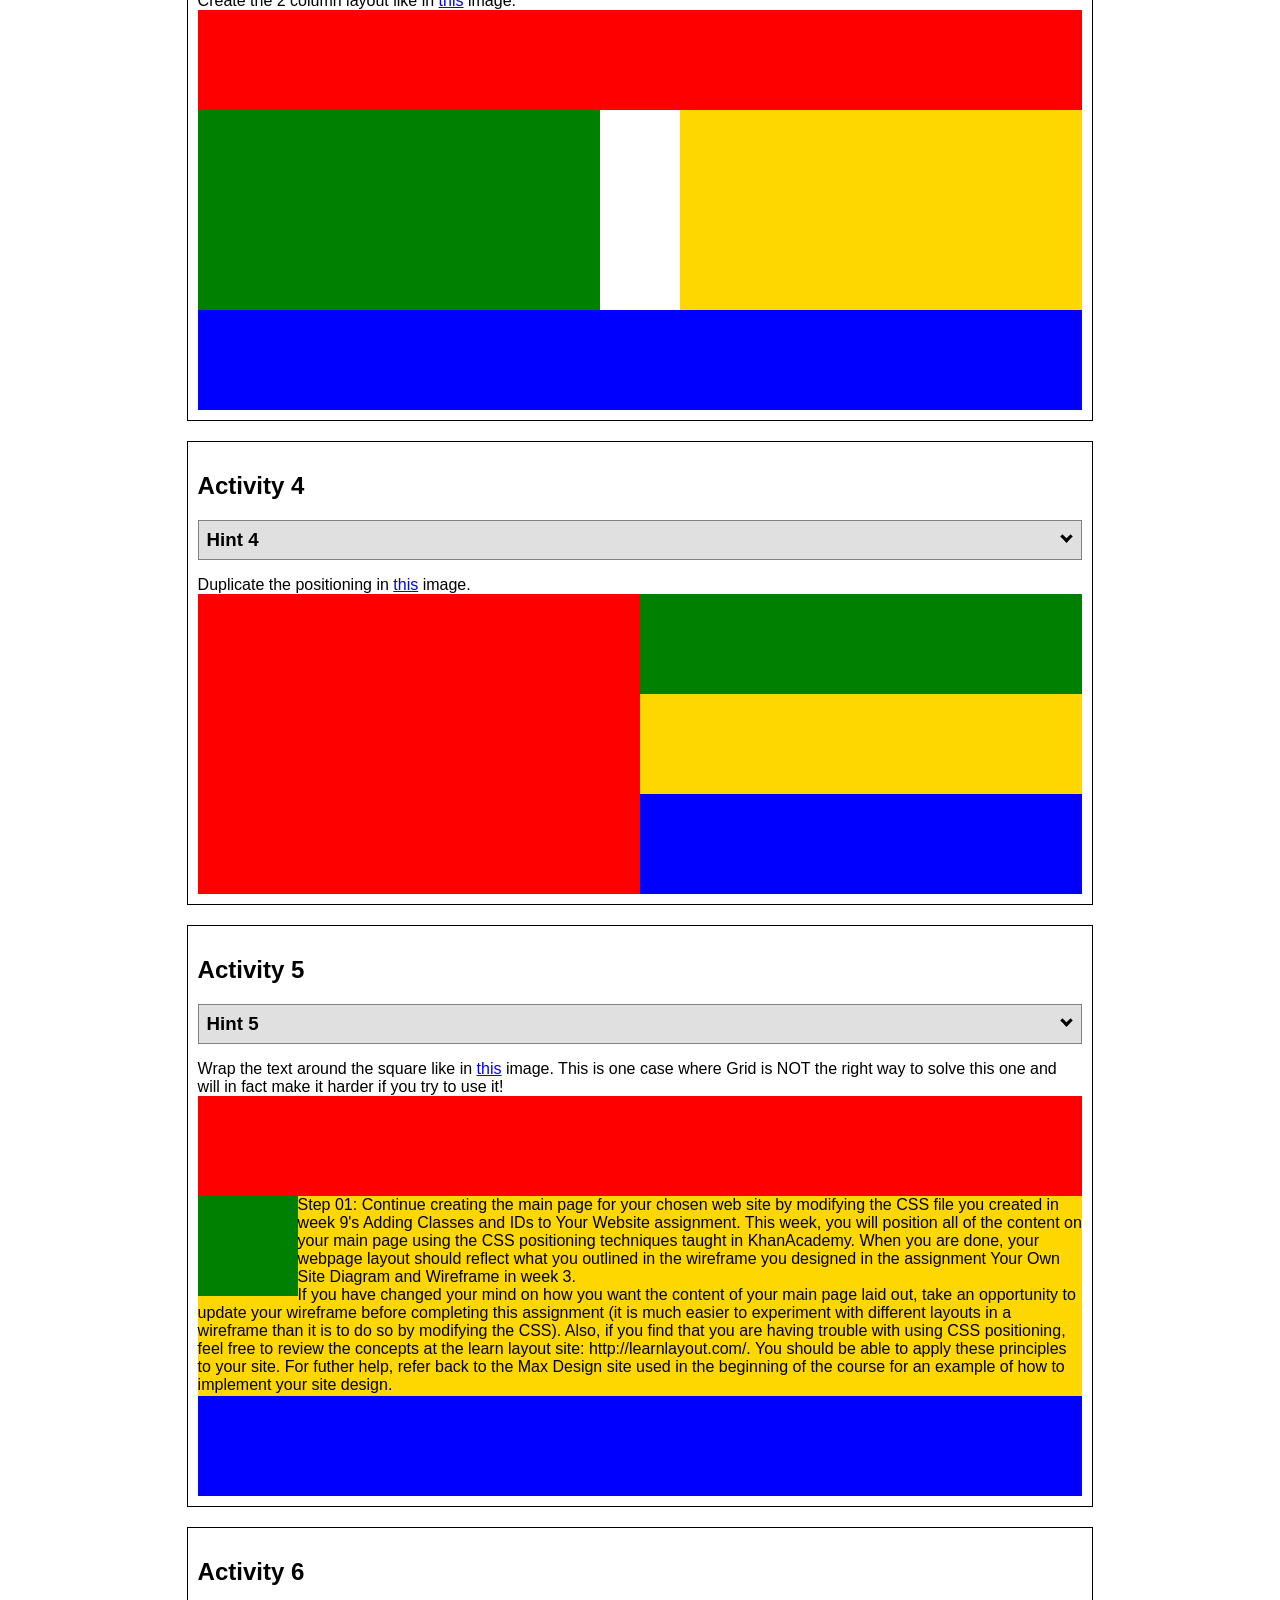
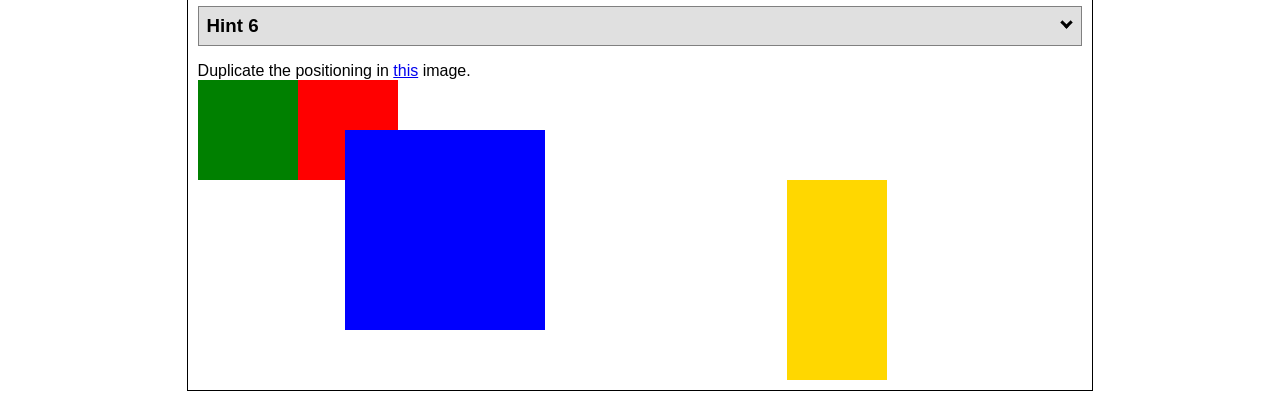
<file: ice/positioning/positioning.html>
<!DOCTYPE html>
<html lang="en">
  <head>
    <!-- HTML - Name: positioning.html -->
    <title>Positioning Activity</title>
    <link rel="stylesheet" type="text/css" href="positionstyles.css" />
  </head>
  <body>
    <div class="activity">
      <h2>WDD 130 positioning exercises</h2>
      For each activity match make the boxes match the image by modifying the stylesheet.</div>
    <div class="activity">
      <h2>Activity 1</h2>
      <section class="hint"><input type="checkbox" ><i></i> <h3>Hint 1</h3><div><p>Use the activity instructions for the firt activity</a></p></div></section>
      <p>Follow the activity instructions to make the boxes match  <a href="images/example1.png" target="_blank">this</a> image.</p>
      <div class="content1" >
        <div class="red1" ></div>
        <div class="green1" ></div>
        <div class="green1" ></div>
        <div class="yellow1"></div>
        <div class="yellow1"></div>
        <div class="blue1"></div>
      </div>
    </div>
    <div class="activity">
      <h2>Activity 2</h2>
      <section class="hint"><input type="checkbox" > <h3>Hint 2</h3><i></i><div>
      <ul>
      <li>grid-template-columns: 50px 50px 50px 50px 50px </li></ul></div></section>
      <p>Overlap and stagger the squares like in <a href="images/example2.png" target="_blank">this</a> image.</p>
      <div class="content2" >
        <div class="red2" ></div>
        <div class="green2" ></div>
        <div class="yellow2"></div>
        <div class="blue2"></div>
      </div>
    </div>
    <div class="activity">
      <h2>Activity 3</h2>
      <section class="hint"><input type="checkbox" > <h3>Hint 3</h3><i></i><div><p>This one is going to be best solved with CSS Grid. Remember to make the boxes the right width first...then start moving them around. </p><h4>Properties used:</h4><ul><li>display:grid;</li><li>grid-template-columns:</li><li>grid-column-gap:</li>
        <li>grid-column:</li>  </ul></div></section>
      Create the 2 column layout like in <a href="images/example3.png" target="_blank">this</a>  image.
      <div class="content3" >
        <div class="red3" ></div>
        <div class="green3" ></div>
        <div class="yellow3"></div>
        <div class="blue3"></div>
      </div>
    </div>
    <div class="activity">
      <h2>Activity 4</h2>
      <section class="hint"><input type="checkbox" > <h3>Hint 4</h3><i></i><div><p>For the others we have been primarily concerned with width. For this one you will need to adjust height as well. </p><h4>Properties used:</h4><ul><li>display:grid;</li><li>grid-template-columns:</li><li>grid-row:</li></ul></div></section>
      Duplicate the positioning in <a href="images/example4.png" target="_blank">this</a> image. 
      <div class="content4" >
        <div class="red4" ></div>
        <div class="green4" ></div>
        <div class="yellow4"></div>
        <div class="blue4"></div>
      </div>
    </div>

    <div class="activity">
      <h2>Activity 5</h2>
      <section class="hint"><input type="checkbox" > <h3>Hint 5</h3><i></i><div><p>Grid is <strong>not</strong> the right way to do this.  In fact there is only one way to really do that...and that is with float. Remember that we float the thing we want the text to wrap around.  Also remember to start by making all the shapes the right size and shape.</p><h4>Properties used:</h4><ul><li>float: left;</li></ul></div></section>
      Wrap the text around the square like in <a href="images/example5.png" target="_blank">this</a> image. This is one case where Grid is NOT the right way to solve this one and will in fact make it harder if you try to use it!
      <div class="content5" >
        <div class="red5" ></div>
        <div class="green5" ></div>
        <div class="yellow5">Step 01: Continue creating the main page for your chosen web site by modifying the CSS file you created in week 9's Adding Classes and IDs to Your Website assignment. This week, you will position all of the content on your main page using the CSS positioning techniques taught in KhanAcademy. When you are done, your webpage layout should reflect what you outlined in the wireframe you designed in the assignment Your Own Site Diagram and Wireframe in week 3. <br />
          If you have changed your mind on how you want the content of your main page laid out, take an opportunity to update your wireframe before completing this assignment (it is much easier to experiment with different layouts in a wireframe than it is to do so by modifying the CSS). Also, if you find that you are having trouble with using CSS positioning, feel free to review the concepts at the learn layout site: http://learnlayout.com/. You should be able to apply these principles to your site. For futher help, refer back to the Max Design site used in the beginning of the course for an example of how to implement your site design.</div>
        <div class="blue5"></div>
      </div>
    </div>
    <div class="activity">
      <h2>Activity 6</h2>
      <section class="hint"><input type="checkbox" > <h3>Hint 6</h3><i></i><div><p>This one is all about visualizing the grid behind the layout. If you are having a hard time doing that first: all the sizes are even multiples of 100, and second here is another example with the lines drawn: <a href="images/example6-hint.png" target="_blank">example 6 with lines</a>. For this one you will find it easiest if you use px for the column width. You can also use <kbd>z-index</kbd> to control the element layering.    </p><h4>Properties used:</h4><ul><li>display:grid;</li><li>grid-template-columns:</li><li>grid-column:</li><li>grid-row:</li><li><a href="https://www.w3schools.com/cssref/pr_pos_z-index.asp" target="_blank">z-index:</a></li></ul></div></section>
      Duplicate the positioning in <a href="images/example6.png" target="_blank">this</a> image.
      <div class="content6" >
        <div class="red6" ></div>
        <div class="green6" ></div>
        <div class="yellow6"></div>
        <div class="blue6"></div>
      </div>
    </div>
  </body>
</html>
</file>
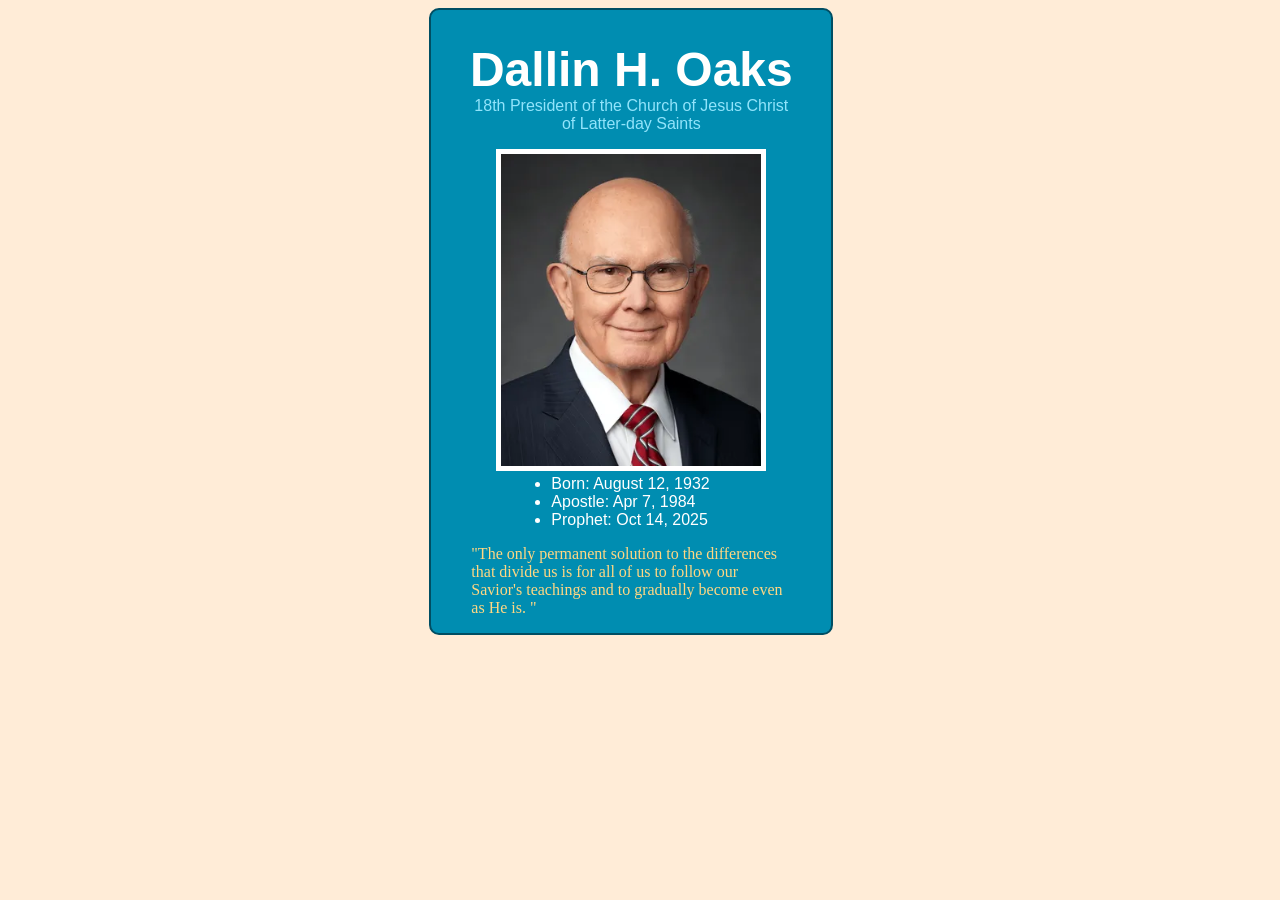
<file: ice/prophet_cards/oaks.html>
<!DOCTYPE html>
<html lang="en">
<head>
    <meta charset="UTF-8">
    <meta name="viewport" content="width=device-width, initial-scale=1.0">
    <title>Dallin H. Oaks</title>
    <style>
        a {
            text-decoration: none;  
            color: inherit;            
            font-family: inherit;    
            cursor: default;            
        }

        a:hover {
            text-decoration: none;
        }

        body {
            background: #FFECD7;
            display: grid;
            grid-template-columns: 1fr 1fr 1fr;
        }
        body {
            animation: fadeInUp 1.5s ease both;
        }
        @keyframes fadeInUp {
            from { opacity: 0; transform: translateY(20px); }
            to { opacity: 1; transform: translateY(0); }
        }
        #card{
            background-color: #008db1;
            width: 400px;
            border: 2px solid #004E63;
            border-radius: 10px;
            grid-column: 2/3;
        }
        h1 {
            color: #fffffe;
            text-align: center;
            font-family: 'Helvetica';
            font-size: 3em;
            margin-bottom: 0;
        }
        ul {
            font-family: 'Helvetica';
            color: white;
            margin-left: 20%;
            margin-right: 20%;
            margin-top: 1%;

        }
        ul:hover {
            transition: transform .5s;
            transform: scale(1.1);  
            box-shadow: 0 0 10px #004e63;
        }
        p {
            font-family: 'Helvetica';
            color: #91e4fb;
            text-align: center;
            margin-left: 10%;
            margin-right: 10%;
            margin-top: 0;
        }
        p:hover {
            transition: transform .5s;
            transform: scale(1.1);  
            box-shadow: 0 0 10px #004e63;
        }
        #quote {
            font-family: 'Brush Script MT';
            color: #ffd783;
            margin-left: 10%;
            margin-right: 10%;
            text-align: left;
        }
        #quote:hover {
            transition: transform .5s;
            transform: scale(1.1);  
            box-shadow: 0 0 10px #004e63;
        }
        img {
            font-family: 'Helvetica';
            grid-column: center;
            border: 5px solid white;
            margin: 0 auto;
            display: block;
            max-width: 65%;
        }
        img:hover {
            transition: transform .5s;
            transform: scale(1.1);  
            box-shadow: 0 0 10px #004e63;
        }
    </style>
</head>
<body>
    <div id="card">
        <h1>Dallin H. Oaks</h1>
        <p><a href="https://www.churchofjesuschrist.org" target="_blank">18th President of the Church of Jesus Christ of Latter-day Saints</a></p>
        <img src="images/oaks.webp" alt="Dallin H. Oaks" width="300">
        <ul>
            <li>Born: August 12, 1932</li>
            <li>Apostle: Apr 7, 1984</li>
            <li>Prophet: Oct 14, 2025</li>
        </ul>
        <p id="quote"><a href="https://news-europe.churchofjesuschrist.org/article/president-oaks-encourages-members-in-europe-to-follow-christ-and-seek-unity#:~:text=%E2%80%9CThe%20only%20permanent,in%20all%20places%E2%80%9D." target="_blank">
            "The only permanent solution to the differences that divide us is for all of us to follow our Savior's
            teachings and to gradually become even as He is. "
        </p>
    </div>
</body>
</html>
</file>
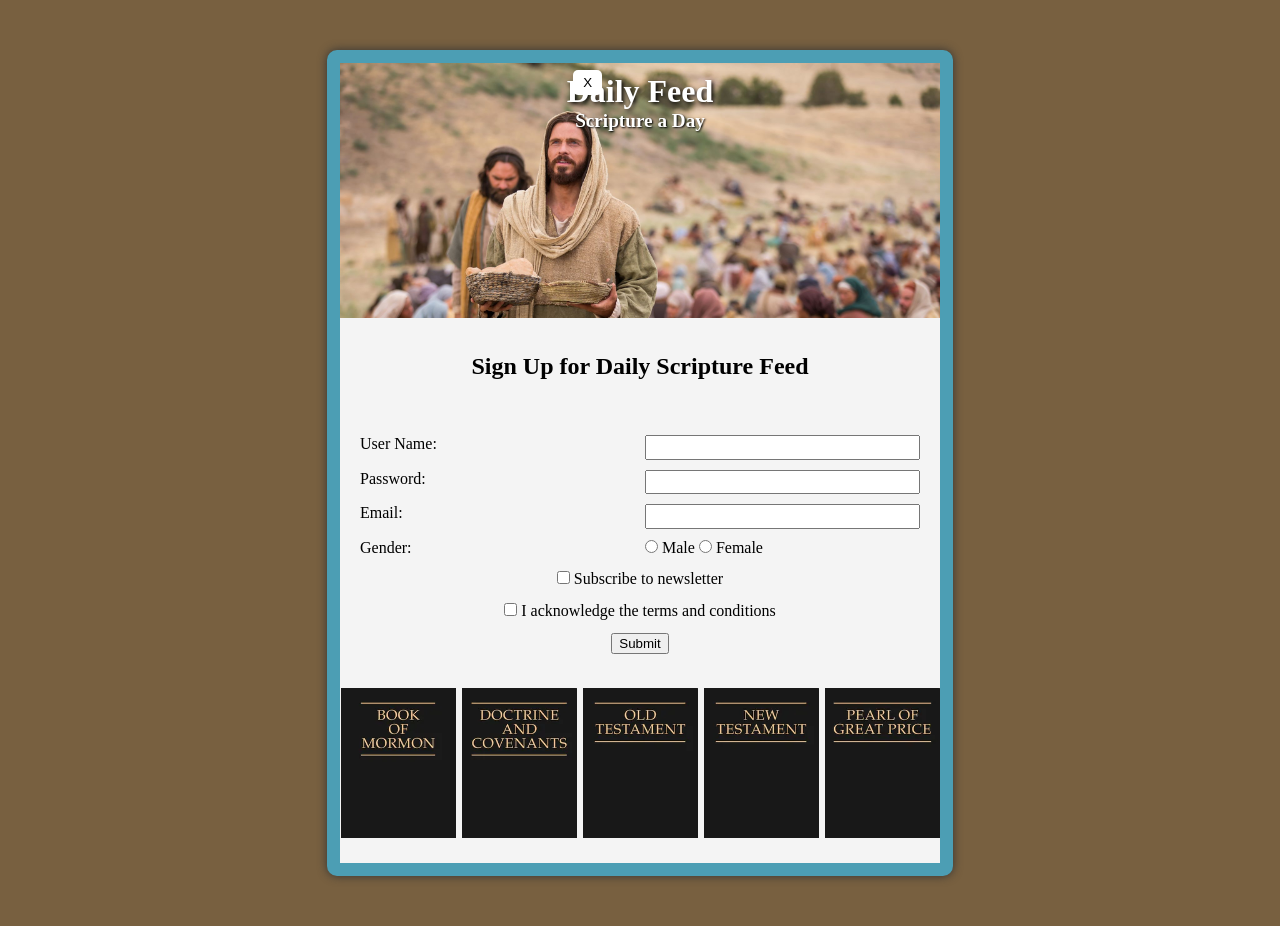
<file: ice/signup/signup.html>
<!DOCTYPE html>
<html lang="en">

<head>
    <meta charset="UTF-8">
    <meta name="viewport" content="width=device-width, initial-scale=1.0">
    <title>Daily Feed Sign Up</title>

    <style>
        * {
            margin: 0;
        }

        body {
            background: rgb(120, 96, 64);
        }

        #formContainer {
            width: 600px;
            height: 800px;
            margin: 50px auto;
            background-color: #f4f4f4;
            border: 13px solid #4c9eb4;
            border-radius: 10px;
            box-shadow: 0 0 10px #333333;
            display: grid;
            grid-template-columns: 1fr;
            gap: 10px;
        }

        #cover-header {
            height: 235px;
            background: url("images/jesus_feeds_5000.jpeg");
            background-size: cover;
            color: white;
            padding: 10px;
            text-align: center;
            position: relative;
        }

        #cover-header h1 {
            margin-top: 30px;
            margin: 0;
            font-size: 2em;
            text-shadow: 2px 2px 4px #000000;
        }

        #cover-header h2 {
            margin: 0;
            font-size: 1.2em;
            text-shadow: 1px 1px 2px #000000;
        }

        #books {
            display: flex;
            justify-content: space-around;
            gap: 5px;
        }

        #books img {
            width: 115px;
            height: 150px;
        }

        #closeBtn {
            position: absolute;
            top: 70px;
            left: 43em;
            background-color: white;
            color: black;
            border: none;
            border-radius: 5px;
            padding: 5px 10px;
            cursor: pointer;
        }

        h3 {
            text-align: center;
            font-size: 1.5em;
        }

        #myForm {
            display: grid;
            grid-template-columns: 1fr 1fr;
            gap: 10px;
            padding: 20px;
        }

        section {
            grid-column: 1 / -1;
            text-align: center;
        }
    </style>




</head>

<body>
    <div id="formContainer">
        <div id="cover-header">
            <h1>Daily Feed</h1>
            <h2>Scripture a Day</h2>
        </div>
        <h3>Sign Up for Daily Scripture Feed</h3>
        <form id="myForm">
            <button type="button" id="closeBtn">X</button>
            <label for="username">User Name:</label>
            <input type="text" id="username" name="username" required>

            <label for="password">Password:</label>
            <input type="password" id="password" name="password" required>

            <label for="email">Email:</label>
            <input type="email" id="email" name="email" required>

            <label>Gender:</label>
            <div>
                <input type="radio" id="male" name="gender" value="male" required>
                <label for="male">Male</label>
                <input type="radio" id="female" name="gender" value="female" required>
                <label for="female">Female</label>
            </div>

            <section>
                <input type="checkbox" id="newsletter" name="newsletter">
                <label for="newsletter">Subscribe to newsletter</label>
            </section>

            <section>
                <input type="checkbox" id="conditions" name="conditions" required>
                <label for="conditions">I acknowledge the terms and conditions</label>
            </section>

            <section>
                <button type="submit">Submit</button>
            </section>
        </form>

        <div id="books">
        <img src="images/book_of_mormon.webp" alt="Book of Mormon">
        <img src="images/doctrine_and_covenants.webp" alt="Doctrine and Covenants">
        <img src="images/old_testament.webp" alt="Old Testament">
        <img src="images/new_testament.webp" alt="New Testament">
        <img src="images/pearl_of_great_price.webp" alt="Pearl of Great Price">
        </div>
    </div>

    <div id="output"></div>

    <script>
        // Here is some Javascript to start looking forward to wdd131
        document.getElementById("closeBtn").addEventListener("click", function () {
            document.getElementById("formContainer").style.display = "none";
         });
        const form = document.getElementById('myForm');
        const output = document.getElementById('output');

        form.addEventListener('submit', function (event) {
            event.preventDefault(); // Stop form from actually submitting

            const formData = new FormData(form);
            const entries = [];

            for (const [key, value] of formData.entries()) {
                if (key == "password") {
                    entries.push(`<strong>${key}</strong>: ${value} (you should probably encrypt the password)`);
                } else {
                    entries.push(`<strong>${key}</strong>: ${value}`);
                }
            }

            output.innerHTML = `
            <br>  
            <h3>Here is the data that would be sent to the server:</h3>
            <ul>
                ${entries.map(item => `<li>${item}</li>`).join('')}
            </ul>
            `;
                });
    </script>

</body>

</html>
</file>
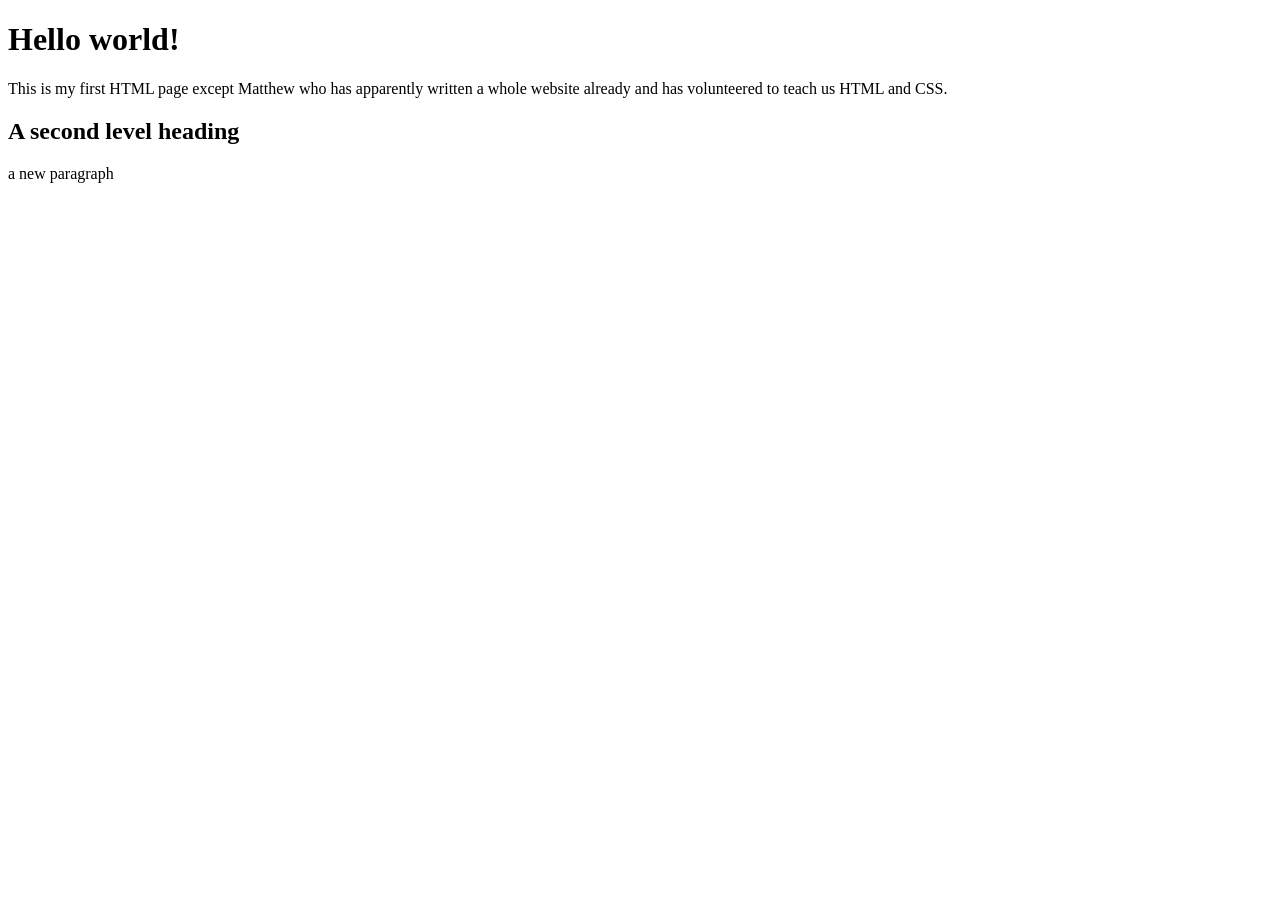
<file: in-class-exercises/week-1/hello-world.html>
<!DOCTYPE html>
<html>
    <head>
        <title>Hello World</title>
    </head>
    <body>
        <h1>Hello world!</h1>
        <p>This is my first HTML page except Matthew 
            who has apparently written a whole website already 
            and has volunteered to teach us HTML and CSS.
        </p>
        <h2> A second level heading</h2>
        <p>a new paragraph</p>
        <!-- This is a comment -->
         <!-- TODO: -->
    </body>
</html>
</file>
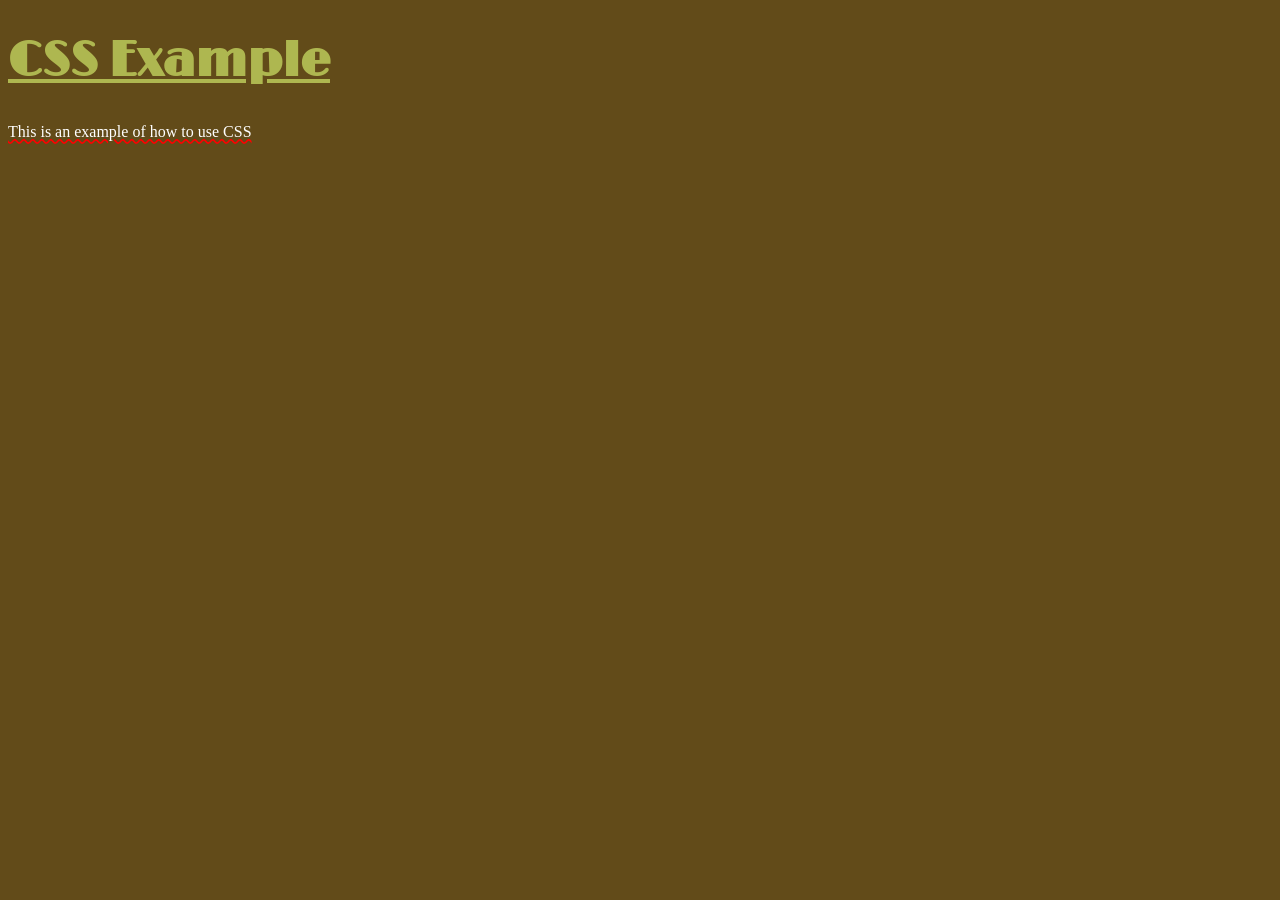
<file: in-class-exercises/week-2/css-example.html>
<!DOCTYPE html>
<html lang="en">
<head>
    <meta charset="UTF-8">
    <meta name="viewport" content="width=device-width, initial-scale=1.0">
    <title>Document</title>
    <style>
        @import url('https://fonts.googleapis.com/css2?family=Limelight&display=swap');
        /* This is a comment in CSS 
            We are in CSS land here.
        */
        body {
            background-color: #58400aef;
        }

        h1 {
            color: rgba(196, 214, 96, 0.781);
            font-family: 'Limelight', cursive;
            font-size: 48px;
            font-weight: 800;
            text-decoration: underline;
        }

        p {
            text-decoration: underline wavy red;
            color: white;
        }
    </style>
</head>
<body>
    <h1>CSS Example</h1>
    <p>This is an example of how to use CSS</p>
</body>
</html>
</file>
<file: style.css>
@import url('https://fonts.googleapis.com/css2?family=DM+Serif+Display:ital@0;1&family=Roboto:ital,wght@0,100..900;1,100..900&display=swap');

:root {
  --color-1: #A67683;   
  --color-2: #533E59;
  --color-3: #73BFB8;
  --color-4: #d5f5f0;
  --color-5: #D0D991;
  --color-6: #FCFBF5;

  --heading-font: "DM Serif Display", serif;
  --paragraph-font: "Roboto", sans-serif;

  --headline-color-on-white: var(--color-1);  /* headlines on a white background */ 
  --headline-color-on-color: var(--color-3); /* headlines on a colored background */ 
  --paragraph-color-on-white: var(--color-2); /* paragraph text on a white background */ 
  --paragraph-color-on-color: var(--color-4); /* paragraph text on a colored background */ 
  --colored-bar-color: var(--color-5);
}

body {
    background-color: var(--color-6);
}

header {
    width: 100vw;
    margin-left: calc(50% - 50vw);
    margin-top: 0;
}

header h1 {
    margin-left: 2.3em;
}

#header-top {
    display: flex;
    justify-content: space-between;
    align-items: center;
}

footer {
    width: 100vw;
    margin-left: calc(50% - 50vw);
}

main {
    display: flex;
    flex-direction: row;
    flex-wrap: wrap;
    align-items: center;
    margin-left: 14.3em;
    margin-right: 14.3em;
}
table {
    border: 2px solid var(--paragraph-color-on-white);
    margin: 10px;
    background-color: var(--paragraph-color-on-color);
    display: flex;
    flex-direction: column;
    max-width: 297px;
    padding: 0;
    transition: transform .5s;
    box-shadow: 5px 5px 10px var(--color-1);
}
table:hover {
    opacity: .6;
    transform: scale(1.1);
}
th {
    padding: 0;
}
th img {
    max-width: 287px;
    padding: 0;
}
td {
    padding: 20px;
}
form {
    margin-top: 0;
    margin-right: 2em;
}
a {
    text-decoration: none;
}

.web-title {
    font-size: 28px;

}



header {
    background-color: transparent;
    backdrop-filter: blur(10px);
    animation: slideDown 1.5s ease forwards;
    opacity: 0;
}

@keyframes slideDown {
    from { transform: translateY(-40px); opacity: 0; }
    to { transform: translateY(0); opacity: 1; }
}

section {
    animation: fadeInUp 1.5s ease both;
}


@keyframes fadeInUp {
    from { opacity: 0; transform: translateY(20px); }
    to { opacity: 1; transform: translateY(0); }
}


#header-top {
    background-color: var(--colored-bar-color);
}
#content {
    max-width: 1600px;
    margin: 0 auto;
}

#hero {
    display: grid;
    grid-template-columns: 1fr 3fr 1fr;
    margin-top: -100px; 
}
#hero-box {
    grid-column: 1/4;
    grid-row: 1/3;
    z-index: -1;
}
#hero-msg {
    grid-column: 2/3;
    grid-row: 1/2;
    margin-top: 10em;
}
#hero-msg h1 {
    text-align: center;
    color: var(--secondary-color);
}
#hero-msg h2 {
    text-align: center;
    color: var(--secondary-color);
    font-size: 22px;
}
#hero-msg h4 {
    text-align: center;
    color: var(--secondary-color);
}
.button-box {
    text-align: center;
    color: var(--paragraph-color-on-white);
}
main section{
    text-align: center;
    background-color: var(--accent2-color);
    color: var(--paragraph-color-on-white);
}
main section img {
    box-sizing: border-box;
}
#background {
    height: 725px;
    background-color: var(--secondary-color);
    color: var(--paragraph-color-on-color);
}
body {
    background-color: var(--accent2-color);
    color: var(--paragraph-color-on-white);
    font-family: var(--paragraph-font);
    font-size: 22px;
    margin: 0;
    padding: 0;
}
header {
    background-color: var(--accent2-color);
    color: var(--paragraph-color-on-white);}

.msg {
    background-color: var(--accent1-color);
    color: var(--paragraph-color-on-color);
    line-height: 1.5em;
    padding: 35px;
}
footer {
    background-color: var(--color-2);
    color: var(--color-2);
    font-size: 1.2em;
    padding: 25px 50px;
    margin-top: 200px;
}

.home-title {
    color: var(--secondary-color);
    font-family: var(--heading-font);
    font-size: 3em;
    margin-top: 10px;
}
.home-grid {
    display: grid;
    grid-template-columns: repeat(10, 1fr);
}
h4 {
    color: var(--paragraph-color-on-white);
    background-color: var(--accent2-color);
}
.msg h2 {
    color: var(--paragraph-color-on-color);
}
.msg p {
    color: var(--paragraph-color-on-color);
    font-family: var(--paragraph-font);
    font-size: .8em;
    padding-bottom: 15px;
}
.logo {
    width: 100px;
    margin-top: 1em;
    margin-bottom: 1em;
    margin-left: 2em;
}
.icon {
    width: 80px;
    padding-top: 10px;
}

#logo_link {
    color: var(--headline-color-on-color);
    padding-top: 5px;
    justify-self: center;
    align-self: center;
}
section.msg {
    background-color: var(--accent1-color);
    color: var(--paragraph-color-on-color);
}
#background {
    display: grid;
    grid-column: 1/11;
    grid-row: 4/9;
}
.msg {
    background-color: #6f7364;
    padding: 35px;
    grid-column: 6/10;
    grid-row: 6/7;
    box-shadow: 5px 5px 10px #6f7364;
}
footer {
    background-color: var(--colored-bar-color);
    padding: 25px 50px;
    margin-top: 200px; 
    display: flex;
    justify-content: space-around;
    align-items: center;
}

@media screen and (max-width: 900px) {
    #hero, .home-grid {
        display: block;
        height: auto;
    }
    nav, footer {
        flex-direction: column;
    }
    nav a {
        display: block;
        padding: 15px;
    }
    #hero {
        margin-top: 0;
    }
    #hero-msg {
        margin-top: 0;
    }
    #hero-msg h4 {
        display: none;
    }
    #hero-msg h1 {
        color: #6f7364;
    }
    .home-title {
        font-size: 25px;
    }
    .rivers-card, .camping-card, .rapids-card { 
        margin: 50px auto;
        width: 60%;
    }
    #background {
        display: none;
    }
    .mountains, .msg {
        width: 80%;
        display: block;
        margin: 0 auto;
    }
    footer {
        margin-top: 25px;
    }
}
</file>
<file: home_page/style.css>
@import url('https://fonts.googleapis.com/css2?family=DM+Serif+Display:ital@0;1&family=Roboto:ital,wght@0,100..900;1,100..900&display=swap');

:root {
  --color-1: #A67683;   
  --color-2: #533E59;
  --color-3: #73BFB8;
  --color-4: #C9F2EB;
  --color-5: #D0D991;
  --color-6: #FCFBF5;

  --heading-font: "DM Serif Display", serif;
  --paragraph-font: "Roboto", sans-serif;

  --headline-color-on-white: var(--color-1);  /* headlines on a white background */ 
  --headline-color-on-color: var(--color-3); /* headlines on a colored background */ 
  --paragraph-color-on-white: var(--color-2); /* paragraph text on a white background */ 
  --paragraph-color-on-color: var(--color-4); /* paragraph text on a colored background */ 
  --colored-bar-color: var(--color-5);
}



header {
    width: 100vw;
    margin-left: calc(50% - 50vw);
    margin-top: 0;
}

header h1 {
    margin-left: 2.3em;
}

#header-top {
    display: flex;
    justify-content: space-between;
    align-items: center;
}

footer {
    width: 100vw;
    margin-left: calc(50% - 50vw);
}

main {
    display: flex;
    flex-direction: row;
    flex-wrap: wrap;
    align-items: center;
    margin-left: 14.3em;
    margin-right: 14.3em;
}
table {
    border: 2px solid black;
    margin: 10px;

    display: flex;
    flex-direction: column;
    max-width: 297px;
    padding: 0;
}
th img {
    max-width: 295px;
    padding: 0;
}
td {
    padding: 20px;
}
form {
    margin-top: 0;
    margin-right: 2em;
}





header {
    background-color: transparent;
    backdrop-filter: blur(10px);
    animation: slideDown 1.5s ease forwards;
    opacity: 0;
}

@keyframes slideDown {
    from { transform: translateY(-40px); opacity: 0; }
    to { transform: translateY(0); opacity: 1; }
}

section {
    animation: fadeInUp 1.5s ease both;
}


@keyframes fadeInUp {
    from { opacity: 0; transform: translateY(20px); }
    to { opacity: 1; transform: translateY(0); }
}


#header-top {
    background-color: var(--colored-bar-color);
}
#content {
    max-width: 1600px;
    margin: 0 auto;
}

#hero {
    display: grid;
    grid-template-columns: 1fr 3fr 1fr;
    margin-top: -100px; 
}
#hero-box {
    grid-column: 1/4;
    grid-row: 1/3;
    z-index: -1;
}
#hero-msg {
    grid-column: 2/3;
    grid-row: 1/2;
    margin-top: 10em;
}
#hero-msg h1 {
    text-align: center;
    color: var(--secondary-color);
}
#hero-msg h2 {
    text-align: center;
    color: var(--secondary-color);
    font-size: 22px;
}
#hero-msg h4 {
    text-align: center;
    color: var(--secondary-color);
}
.button-box {
    text-align: center;
    color: var(--paragraph-color-on-white);
}
main section{
    text-align: center;
    background-color: var(--accent2-color);
    color: var(--paragraph-color-on-white);
}
main section img {
    box-sizing: border-box;
}
#background {
    height: 725px;
    background-color: var(--secondary-color);
    color: var(--paragraph-color-on-color);
}
body {
    background-color: var(--accent2-color);
    color: var(--paragraph-color-on-white);
    font-family: var(--paragraph-font);
    font-size: 22px;
    margin: 0;
    padding: 0;
}
header {
    background-color: var(--accent2-color);
    color: var(--paragraph-color-on-white);}

.msg {
    background-color: var(--accent1-color);
    color: var(--paragraph-color-on-color);
    line-height: 1.5em;
    padding: 35px;
}
footer {
    background-color: var(--color-2);
    color: var(--color-2);
    font-size: 1.2em;
    padding: 25px 50px;
    margin-top: 200px;
}

.home-title {
    color: var(--secondary-color);
    font-family: var(--heading-font);
    font-size: 3em;
    margin-top: 10px;
}
.home-grid {
    display: grid;
    grid-template-columns: repeat(10, 1fr);
}
h4 {
    color: var(--paragraph-color-on-white);
    background-color: var(--accent2-color);
}
.msg h2 {
    color: var(--paragraph-color-on-color);
}
.msg p {
    color: var(--paragraph-color-on-color);
    font-family: var(--paragraph-font);
    font-size: .8em;
    padding-bottom: 15px;
}
.logo {
    width: 100px;
    margin-top: 1em;
    margin-bottom: 1em;
    margin-left: 2em;
}
.icon {
    width: 80px;
    padding-top: 10px;
}

#logo_link {
    color: var(--headline-color-on-color);
    padding-top: 5px;
    justify-self: center;
    align-self: center;
}
section.msg {
    background-color: var(--accent1-color);
    color: var(--paragraph-color-on-color);
}
#background {
    display: grid;
    grid-column: 1/11;
    grid-row: 4/9;
}
.msg {
    background-color: #6f7364;
    padding: 35px;
    grid-column: 6/10;
    grid-row: 6/7;
    box-shadow: 5px 5px 10px #6f7364;
}
footer {
    background-color: var(--colored-bar-color);
    padding: 25px 50px;
    margin-top: 200px; 
    display: flex;
    justify-content: space-around;
    align-items: center;
}

@media screen and (max-width: 900px) {
    #hero, .home-grid {
        display: block;
        height: auto;
    }
    nav, footer {
        flex-direction: column;
    }
    nav a {
        display: block;
        padding: 15px;
    }
    #hero {
        margin-top: 0;
    }
    #hero-msg {
        margin-top: 0;
    }
    #hero-msg h4 {
        display: none;
    }
    #hero-msg h1 {
        color: #6f7364;
    }
    .home-title {
        font-size: 25px;
    }
    .rivers-card, .camping-card, .rapids-card { 
        margin: 50px auto;
        width: 60%;
    }
    #background {
        display: none;
    }
    .mountains, .msg {
        width: 80%;
        display: block;
        margin: 0 auto;
    }
    footer {
        margin-top: 25px;
    }
}
</file>
<file: white-water-rafting/styles/style.css>
@import url('https://fonts.googleapis.com/css2?family=Lilita+One&family=Open+Sans:ital,wght@0,300..800;1,300..800&display=swap');

:root {
  /* change the values below to your colors from your palette */
  --primary-color: #252E48;   
  --secondary-color: #d9c2a3;
  --accent1-color: #6f7364;
  --accent2-color: #FFFCEB;

  /* change the values below to your chosen font(s) */
  --heading-font: "Lilita One", Helvetica, sans-serif;
  --paragraph-font: "Open Sans", Helvetica, sans-serif;

  /* these colors below should be chosen from among your palette colors above */
  --headline-color-on-white: #252E48;  /* headlines on a white background */ 
  --headline-color-on-color: #FFFCEB; /* headlines on a colored background */ 
  --paragraph-color-on-white: #252E48; /* paragraph text on a white background */ 
  --paragraph-color-on-color: #FFFCEB; /* paragraph text on a colored background */ 
  --paragraph-background-color: #252E48  ;
  --nav-link-color: #252E48;
  --nav-background-color: #4a683dde;
  --nav-hover-link-color: #FFFCEB;
  --nav-hover-background-color: #252E48;
}



header {
    background-color: transparent;
    backdrop-filter: blur(10px);
    animation: slideDown 1.5s ease forwards;
    opacity: 0;
}

@keyframes slideDown {
    from { transform: translateY(-40px); opacity: 0; }
    to { transform: translateY(0); opacity: 1; }
}

section {
    animation: fadeInUp 1.5s ease both;
}


@keyframes fadeInUp {
    from { opacity: 0; transform: translateY(20px); }
    to { opacity: 1; transform: translateY(0); }
}

.book, .join {
    transition: transform .2s ease, box-shadow .2s ease;
}

.join:hover {
    transform: translateY(-3px);
    box-shadow: 0 5px 15px #252e4857;
}

.book:hover {
    transform: translateY(-3px);
    box-shadow: 0 5px 15px #ffffff60;
}



#header-top {
    background-color: var(--accent1-color);
}
#content {
    max-width: 1600px;
    margin: 0 auto;
}
nav {
    display: flex;
    justify-content: space-around;
}
nav a {
    text-align: center;
    color: var(--paragraph-color-on-color);
    text-decoration: none;
    padding: 35px;
}
#hero {
    display: grid;
    grid-template-columns: 1fr 3fr 1fr;
    margin-top: -100px; 
}
#hero-box {
    grid-column: 1/4;
    grid-row: 1/3;
    z-index: -1;
}
#hero-msg {
    grid-column: 2/3;
    grid-row: 1/2;
    margin-top: 100px;
}
#hero-msg h1 {
    text-align: center;
    color: var(--secondary-color);
}
#hero-msg h2 {
    text-align: center;
    color: var(--secondary-color);
    font-size: 22px;
}
#hero-msg h4 {
    text-align: center;
    color: var(--secondary-color);
}
.button-box {
    text-align: center;
    color: var(--paragraph-color-on-white);
}
main section{
    text-align: center;
    background-color: var(--accent2-color);
    color: var(--paragraph-color-on-white);
}
main section img {
    box-sizing: border-box;
}
#background {
    height: 725px;
    background-color: var(--secondary-color);
    color: var(--paragraph-color-on-color);
}
body {
    background-color: var(--accent2-color);
    color: var(--paragraph-color-on-white);
    font-family: var(--paragraph-font);
    font-size: 22px;
    margin: 0;
    padding: 0;
}
header {
    background-color: var(--accent2-color);
    color: var(--paragraph-color-on-white);
    display: grid;
    grid-template-columns: 150px auto;
}
nav a:hover {
    background-color: var(--accent2-color);
    color: var(--paragraph-color-on-white);
}
.book, .join{
    color: var(--headline-color-on-white);
    background-color: var(--secondary-color);
    text-decoration: none;
    font-family: var(--heading-font);
    font-size: 18px;
    padding: 15px 30px;
    margin-top: 50px;
    border-radius: 5px;
}
.book:hover {
    background-color: var(--secondary-color);
    color: var(--paragraph-color-on-color);
} 
.join:hover {
    background-color: var(--accent2-color);
    color: var(--paragraph-color-on-white);
}
.msg {
    background-color: var(--accent1-color);
    color: var(--paragraph-color-on-color);
    line-height: 1.5em;
    padding: 35px;
}
footer {
    background-color: var(--accent1-color);
    color: var(--secondary-color);
    font-size: 1.2em;
    padding: 25px 50px;
    margin-top: 200px;
}
footer a {
    color: var(--secondary-color);
    font-size: 1.2em;
    text-decoration: none;
}
footer a:hover {
    color: var(--paragraph-color-on-color);
    background-color: var(--secondary-color);
    font-size: 1.2em;
}
#twitter-link, #facebook-link, #instagram-link {
    padding-bottom: 10px;
    font-size: .0em;
    margin: 3px;
}
.home-title {
    color: var(--secondary-color);
    font-family: var(--heading-font);
    font-size: 3em;
    margin-top: 10px;
}
.home-grid {
    display: grid;
    grid-template-columns: repeat(10, 1fr);
}
h4 {
    color: var(--paragraph-color-on-white);
    background-color: var(--accent2-color);
}
.msg h2 {
    color: var(--paragraph-color-on-color);
}
.msg p {
    color: var(--paragraph-color-on-color);
    font-family: var(--paragraph-font);
    font-size: .8em;
    padding-bottom: 15px;
}
.logo {
    width: 80px;
}
.icon {
    width: 80px;
    padding-top: 10px;
}
#hero-img {
    width: 100%;
}
footer p a:hover {
    text-decoration: underline;
    color: var(--paragraph-color-on-white);
    background-color: var(--accent2-color);
}    
#logo_link {
    color: var(--headline-color-on-color);
    padding-top: 5px;
    justify-self: center;
    align-self: center;
}
section.msg {
    background-color: var(--accent1-color);
    color: var(--paragraph-color-on-color);
}
footer .social img {
    padding-top: 15px;
}
.rivers-card, .camping-card, .rapids-card {
    margin: 200px 0;
}
.card-img {
    border: 10px solid var(--secondary-color);
}
.mountains {
    margin: 200px 0;
    margin-top: 100px;
}
.card-img, .mountains {
    width: 100%;
}
.rivers-card {
    display: grid;
    grid-column: 2/4;
    grid-row: 2/3;
}
.camping-card {
    display: grid;
    grid-column: 5/7;
    grid-row: 2/3;
}
.rapids-card {
    display: grid;
    grid-column: 8/10;
    grid-row: 2/3;
}
#background {
    display: grid;
    grid-column: 1/11;
    grid-row: 4/9;
}
.mountains {
    width: 100%;
    grid-column: 2/7;
    grid-row: 5/8;
    box-shadow: 5px 5px 10px #6f7364;
}
.msg {
    background-color: #6f7364;
    padding: 35px;
    grid-column: 6/10;
    grid-row: 6/7;
    box-shadow: 5px 5px 10px #6f7364;
}
footer {
    background-color: #6f7364;
    padding: 25px 50px;
    margin-top: 200px; 
    display: flex;
    justify-content: space-around;
    align-items: center;
}
.card-img {
    border: 10px solid #d9c2a3;
    transition: transform .5s;
    box-shadow: 5px 5px 10px #6f7364;
}
.card-img:hover {
    opacity: .6;
    transform: scale(1.1);
}

nav a {
    position: relative;
}

nav a::after {
    content: "";
    position: absolute;
    left: 0;
    bottom: 10px;
    width: 0%;
    height: 4px;
    background-color: var(--secondary-color);
    transition: width .3s ease;
}

nav a:hover::after {
    width: 100%;
}

@media screen and (max-width: 900px) {
    #hero, .home-grid {
        display: block;
        height: auto;
    }
    nav, footer {
        flex-direction: column;
    }
    nav a {
        display: block;
        padding: 15px;
    }
    #hero {
        margin-top: 0;
    }
    #hero-msg {
        margin-top: 0;
    }
    #hero-msg h4 {
        display: none;
    }
    #hero-msg h1 {
        color: #6f7364;
    }
    .home-title {
        font-size: 25px;
    }
    .rivers-card, .camping-card, .rapids-card { 
        margin: 50px auto;
        width: 60%;
    }
    #background {
        display: none;
    }
    .mountains, .msg {
        width: 80%;
        display: block;
        margin: 0 auto;
    }
    footer {
        margin-top: 25px;
    }
}
</file>
<file: ice/favorite_devo/styles/styles.css>
body {
  margin: 0;
  height: 100%;
  font-family: Arial, sans-serif;
  background: linear-gradient(to bottom, #d3d3d3, #001f3f);
  background-repeat: no-repeat; /* Just in case */
  background-attachment: fixed;
}

.container {
  text-align: center;
}

.header {
  padding: 20px 0;
}

.header-image {
  background-image: url('../images/icenter.png'); /* Replace with your image */
  background-repeat: no-repeat;
  background-position: center;
  height: 150px;
  display: flex;
  flex-direction: column;
  justify-content: center;
  color: white;

}

.header-image h1 {
  margin: 0;
  line-height: 0.9;
    font-size: 3.5em;
  font-weight: bold;
  text-shadow: 2px 2px 4px rgba(0, 0, 0, 0.7);
  background: #00000055;
}

.content-box {
  display: flex;
  flex-direction: column;
  flex: center;

  background-color: white;
  margin: 30px auto;
  width: 90%;
  max-width: 900px;
  padding: 40px;
  box-shadow: 5px 5px 0px black;
  min-height: 400px;
}

form {
  display: grid;
  grid-template-columns: 1fr 2fr;
  max-width: 100px
}

form input [type="submit"] {
  grid-column: 1/3;
}

table {
  border-collapse: collapse;
  margin: 10px;
}

td, th {
  border: 2px solid black;
  padding: 10px;
}

tr:nth-child(even) {
  background-color: #001f3f;
  color: white;
}

tr:hover {
  background-color: aquamarine;
  color: #001f3f;
}
</file>
<file: ice/positioning/positionstyles.css>
/* CSS - Name: "positionstyles.css" */
/* Activity 1 styles */
.content1 {
  display: grid;
  grid-template-columns: 1fr 1fr;
  justify-content: center;
  gap: 20px;

}
.red1 { 
  width: 100%; 
  height: 100px; 
  background-color: red; 
  grid-column: 1/3;

} 
.green1 {
  width: 200px; 
  height: 200px; 
  background-color: green; 

} 
.yellow1 {
  width: 200px; 
  height: 200px; 
  background-color: gold; 
} 
.blue1 {
  width: 100%; 
  height: 100px; 
  background-color: blue; 
  grid-column: 1/3;
} 
/* Activity 2 styles */ 
.content2 {
  /* This is the parent of the activity 2 boxes. */
  display: grid;
  grid-template-columns: repeat(50px,5);

  
}
.red2 {
  width: 100px; 
  height: 100px; 
  background-color: red;
  grid-column: 1/3;
  grid-row: 1/3;
} 
.green2 { 
  width: 100px; 
  height: 100px; 
  background-color: green; 
  grid-column: 2/4;
  grid-row: 2/4;
} 
.yellow2 {
  width: 100px; 
  height: 100px; 
  background-color: gold; 
  grid-column: 3/5;
  grid-row: 3/5;
} 
.blue2 {
  width: 100px; 
  height: 100px; 
  background-color: blue; 
  grid-column: 4/6;
  grid-row: 4/6;
} 
/* Activity 3 styles */ 
.content3 {
  /* This is the parent of the activity 3 boxes. */
  display: grid;
  grid-template-columns: 1fr 1fr;
  grid-column-gap: 80px;
}
.red3 {
  width: 100%; 
  height: 100px; 
  background-color: red; 
  grid-column: 1/3;
} 
.green3 {
  width: 100%; 
  height: 200px; 
  background-color: green;
} 
.yellow3 {
  width: 100%; 
  height: 200px; 
  background-color: gold;  
} 
.blue3 {
  width: 100%; 
  height: 100px; 
  background-color: blue; 
  grid-column: 1/3;
} 
/* Activity 4 styles */ 
.content4 {
  /* This is the parent of the activity 4 boxes. */
  display: grid;
  grid-template-columns: 1fr 1fr;
  grid-template-rows: 1fr 1fr 1fr;

}
.red4 {
  width: 100%; 
  height: 100%; 
  background-color: red; 
  grid-row: 1/4;
} 
.green4 {
  width: 100%; 
  height: 100px; 
  background-color: green; 
} 
.yellow4 {
  width: 100%; 
  height: 100px; 
  background-color: gold; 
} 
.blue4 {
  width: 100%; 
  height: 100px; 
  background-color: blue; 
} 
/* Activity 5 styles */ 
.content5 {
  /* This is the parent of the activity 5 boxes. */
  height: 400px;
}
.red5 { 
  width: 100%; 
  height: 100px; 
  background-color: red; 
  grid-column: 1/3;
} 
.green5 { 
  width: 100px; 
  height: 100px; 
  background-color: green; 
  float: left;

} 
.yellow5 {
  width: 100%; 
  height: 200px; 
  background-color: gold; 
  

} 
.blue5 {
  width: 100%; 
  height: 100px; 
  background-color: blue; 
  grid-column: 1/3;
} 
/* Activity 6 styles */ 
.content6 {
  /* This is the parent of the activity 6 boxes. */
  display: grid;
  grid-template-columns: repeat(50px, 6);
  grid-template-rows: repeat(50px, 6);
}
.red6 {
  width: 200px; 
  height: 100px; 
  background-color: red; 
  grid-column: 1/5;
  grid-row: 1/3;
  z-index: -1;
} 
.green6 {
  width: 100px; 
  height: 100px; 
  background-color: green; 
  grid-column: 1/3;
  grid-row: 1/3;
  z-index: 1;

} 
.yellow6 {
  width: 100px; 
  height: 200px; 
  background-color: gold; 
  grid-column: 5/7;
  grid-row: 3/7;
} 
.blue6 {
  width: 200px; 
  height: 200px; 
  background-color: blue; 
  grid-column: 2/6;
  grid-row: 2/6;
  z-index: 0;
} 


/* Do not make any changes below here */
.activity {
  width: 70%; 
  margin: 20px auto; 
  font-family: Arial, sans-serif; 
  border: 1px solid black; 
  padding: 10px; 
  clear:both; 
  overflow: auto;
} 

.hint {
  border: 1px solid grey;
  background: #e0e0e0;
  padding: .5em;
  position: relative;
  margin: 1em 0;
}
.hint h3 {
  margin: 0;
}
.hint:hover {
  background: #d0d0d0;
}
.hint > div {
  display: none;
}

.hint input[type=checkbox] {
  position: absolute;
  width: 100%;
  height: 100%;
  opacity: 0;
  z-index: 1;
  cursor: pointer;
}

.hint input[type=checkbox]:checked ~ div {
  display: block;
}

.hint i {
  position: absolute;
  transform: translate(-6px, 0);
  margin-top: 16px;
  right: 10px;
  top: -3px;
}
.hint i:before, .hint i:after {
  content: "";
  position: absolute;
  background-color: black;
  width: 3px;
  height: 9px;
}
.hint i:before {
  transform: translate(2px, 0) rotate(45deg);
}
.hint i:after {
  transform: translate(-2px, 0) rotate(-45deg);
}

.hint input[type=checkbox]:checked ~ i:before {
  transform: translate(-2px, 0) rotate(45deg);
}
.hint input[type=checkbox]:checked ~ i:after {
  transform: translate(2px, 0) rotate(-45deg);
}
.hint a {
  position: relative;
  z-index: 1;
}
</file>
